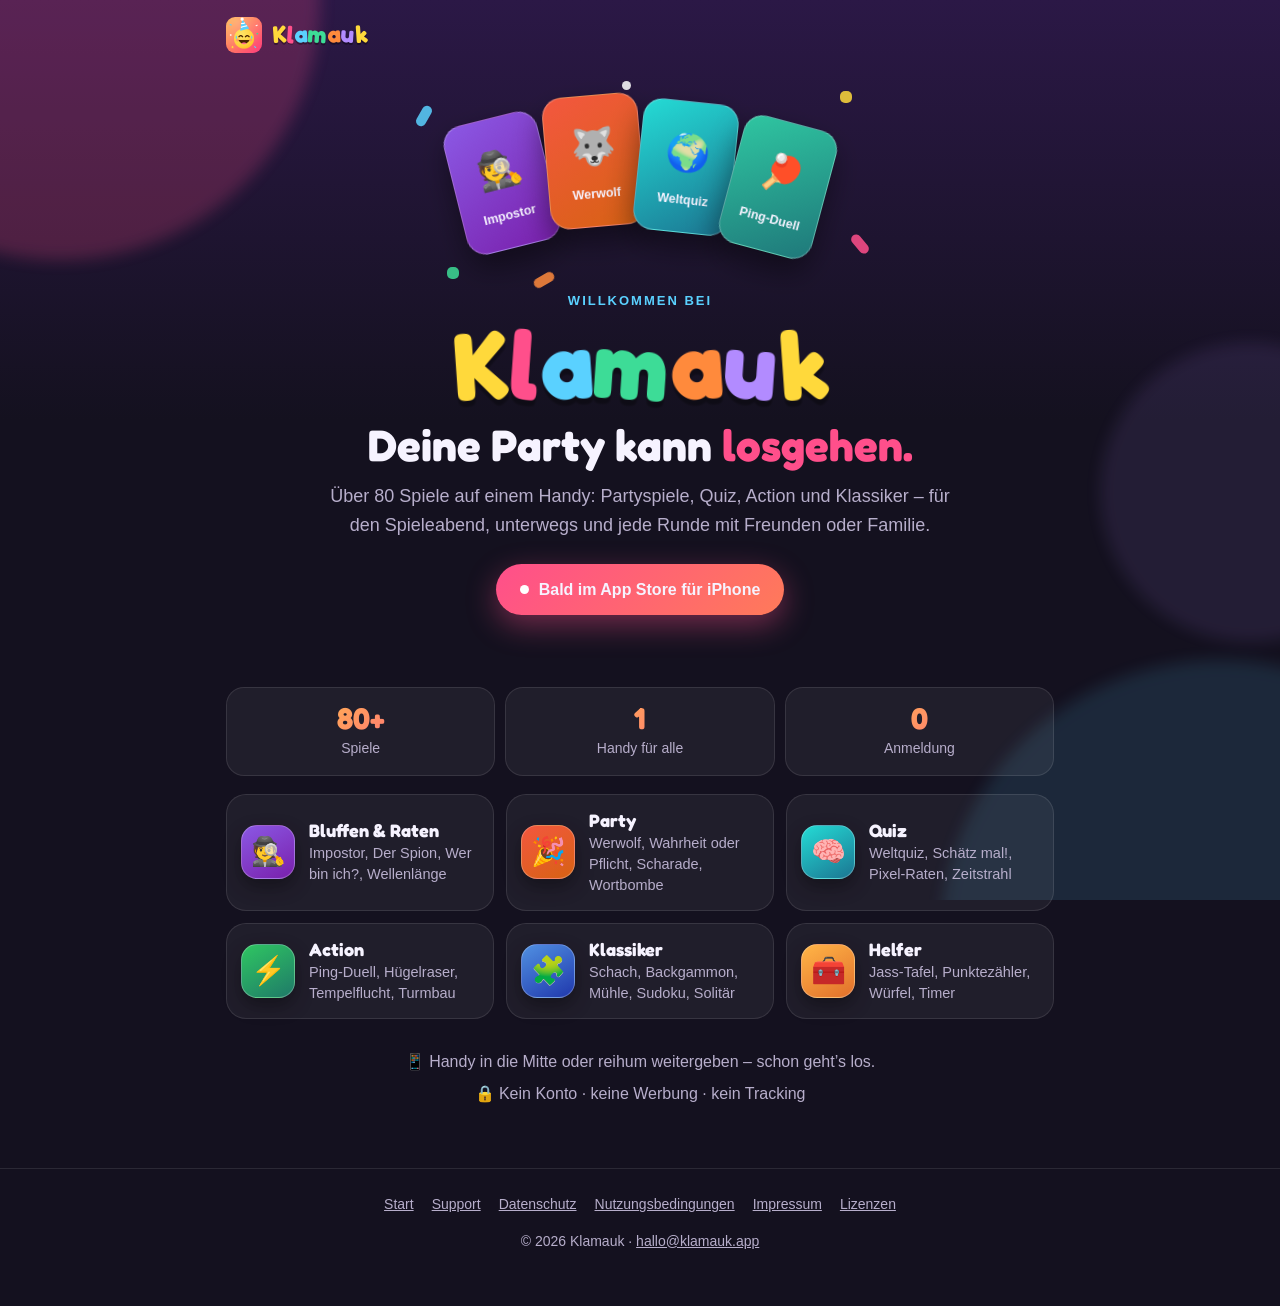
<file: index.html>
<!doctype html>
<html lang="de">
<head>
<meta charset="utf-8">
<meta name="viewport" content="width=device-width, initial-scale=1">
<meta name="theme-color" content="#14111f">
<title>Klamauk – Partyspiele, Quiz &amp; Klassiker</title>
<meta name="description" content="Klamauk: über 80 Partyspiele, Quiz, Action-Spiele und Klassiker auf einem Handy.">
<meta property="og:title" content="Klamauk – Partyspiele, Quiz &amp; Klassiker">
<meta property="og:description" content="Klamauk: über 80 Partyspiele, Quiz, Action-Spiele und Klassiker auf einem Handy.">
<meta property="og:image" content="https://klamauk.app/icon.png">
<link rel="icon" href="/favicon.png">
<link rel="apple-touch-icon" href="/icon.png">
<link rel="stylesheet" href="/style.css?v=4db1775391">
</head>
<body class="home">
<div class="glow" aria-hidden="true"><i class="g1"></i><i class="g2"></i><i class="g3"></i></div>
<header class="top"><a class="brand" href="/"><img src="/icon.png" alt="" width="36" height="36"><span class="wm small" aria-label="Klamauk"><span aria-hidden="true" style="color:#ffd93b;--r:-4deg;--d:0s">K</span><span aria-hidden="true" style="color:#ff4f8b;--r:4deg;--d:0.06s">l</span><span aria-hidden="true" style="color:#5ad1ff;--r:-4deg;--d:0.12s">a</span><span aria-hidden="true" style="color:#3ddc97;--r:4deg;--d:0.18s">m</span><span aria-hidden="true" style="color:#ff8a3c;--r:-4deg;--d:0.24s">a</span><span aria-hidden="true" style="color:#b28bff;--r:4deg;--d:0.3s">u</span><span aria-hidden="true" style="color:#ffd93b;--r:-4deg;--d:0.36s">k</span></span></a></header>
<main>
<section class="hero">
<div class="stage" aria-hidden="true">
<div class="fcard" style="--r:-14deg;--y:22px;--i:0;background:linear-gradient(150deg,#8b58e4,#7920ac)"><span>🕵️</span><b>Impostor</b></div>
<div class="fcard" style="--r:-5deg;--y:0px;--i:1;background:linear-gradient(150deg,#f3573f,#d76213)"><span>🐺</span><b>Werwolf</b></div>
<div class="fcard" style="--r:6deg;--y:6px;--i:2;background:linear-gradient(150deg,#24dbd5,#1b7692)"><span>🌍</span><b>Weltquiz</b></div>
<div class="fcard" style="--r:15deg;--y:26px;--i:3;background:linear-gradient(150deg,#2fc6a1,#1f787a)"><span>🏓</span><b>Ping-Duell</b></div>
<i class="confetti c1"></i><i class="confetti c2"></i><i class="confetti c3"></i><i class="confetti c4"></i><i class="confetti c5"></i><i class="confetti c6"></i>
</div>
<p class="eyebrow">WILLKOMMEN BEI</p>
<h1 class="title"><span class="wm big" aria-label="Klamauk"><span aria-hidden="true" style="color:#ffd93b;--r:-4deg;--d:0s">K</span><span aria-hidden="true" style="color:#ff4f8b;--r:4deg;--d:0.06s">l</span><span aria-hidden="true" style="color:#5ad1ff;--r:-4deg;--d:0.12s">a</span><span aria-hidden="true" style="color:#3ddc97;--r:4deg;--d:0.18s">m</span><span aria-hidden="true" style="color:#ff8a3c;--r:-4deg;--d:0.24s">a</span><span aria-hidden="true" style="color:#b28bff;--r:4deg;--d:0.3s">u</span><span aria-hidden="true" style="color:#ffd93b;--r:-4deg;--d:0.36s">k</span></span></h1>
<p class="headline">Deine Party kann <span class="accent">losgehen.</span></p>
<p class="lead">Über 80 Spiele auf einem Handy: Partyspiele, Quiz, Action und Klassiker – für den Spieleabend, unterwegs und jede Runde mit Freunden oder Familie.</p>
<p class="soon"><span class="pulse"></span>Bald im App Store für iPhone</p>
</section>
<section class="stats reveal">
<div><b>80+</b><span>Spiele</span></div><div><b>1</b><span>Handy für alle</span></div><div><b>0</b><span>Anmeldung</span></div>
</section>
<section class="cards">
<div class="card reveal" style="--i:0"><span class="tile" style="background:linear-gradient(150deg,#8b58e4,#7920ac)">🕵️</span><div><h3>Bluffen & Raten</h3><p>Impostor, Der Spion, Wer bin ich?, Wellenlänge</p></div></div>
<div class="card reveal" style="--i:1"><span class="tile" style="background:linear-gradient(150deg,#f3573f,#d76213)">🎉</span><div><h3>Party</h3><p>Werwolf, Wahrheit oder Pflicht, Scharade, Wortbombe</p></div></div>
<div class="card reveal" style="--i:2"><span class="tile" style="background:linear-gradient(150deg,#24dbd5,#1b7692)">🧠</span><div><h3>Quiz</h3><p>Weltquiz, Schätz mal!, Pixel-Raten, Zeitstrahl</p></div></div>
<div class="card reveal" style="--i:3"><span class="tile" style="background:linear-gradient(150deg,#2fc662,#1f7a68)">⚡</span><div><h3>Action</h3><p>Ping-Duell, Hügelraser, Tempelflucht, Turmbau</p></div></div>
<div class="card reveal" style="--i:4"><span class="tile" style="background:linear-gradient(150deg,#5090e2,#2038ac)">🧩</span><div><h3>Klassiker</h3><p>Schach, Backgammon, Mühle, Sudoku, Solitär</p></div></div>
<div class="card reveal" style="--i:5"><span class="tile" style="background:linear-gradient(150deg,#ffb547,#e2702b)">🧰</span><div><h3>Helfer</h3><p>Jass-Tafel, Punktezähler, Würfel, Timer</p></div></div>
</section>
<section class="facts reveal"><p>📱 Handy in die Mitte oder reihum weitergeben – schon geht’s los.</p><p>🔒 Kein Konto · keine Werbung · kein Tracking</p></section>
</main>
<footer>
<nav><a href="/">Start</a><a href="/support/">Support</a><a href="/datenschutz/">Datenschutz</a><a href="/nutzungsbedingungen/">Nutzungsbedingungen</a><a href="/impressum/">Impressum</a><a href="/lizenzen/">Lizenzen</a></nav>
<p>© 2026 Klamauk · <a href="mailto:hallo@klamauk.app">hallo@klamauk.app</a></p>
</footer>
<script>
document.documentElement.classList.add('js');
const io = new IntersectionObserver((es) => es.forEach((e) => { if (e.isIntersecting) { e.target.classList.add('in'); io.unobserve(e.target); } }), { threshold: 0.12 });
document.querySelectorAll('.reveal').forEach((el) => io.observe(el));
</script>
</body>
</html>
</file>
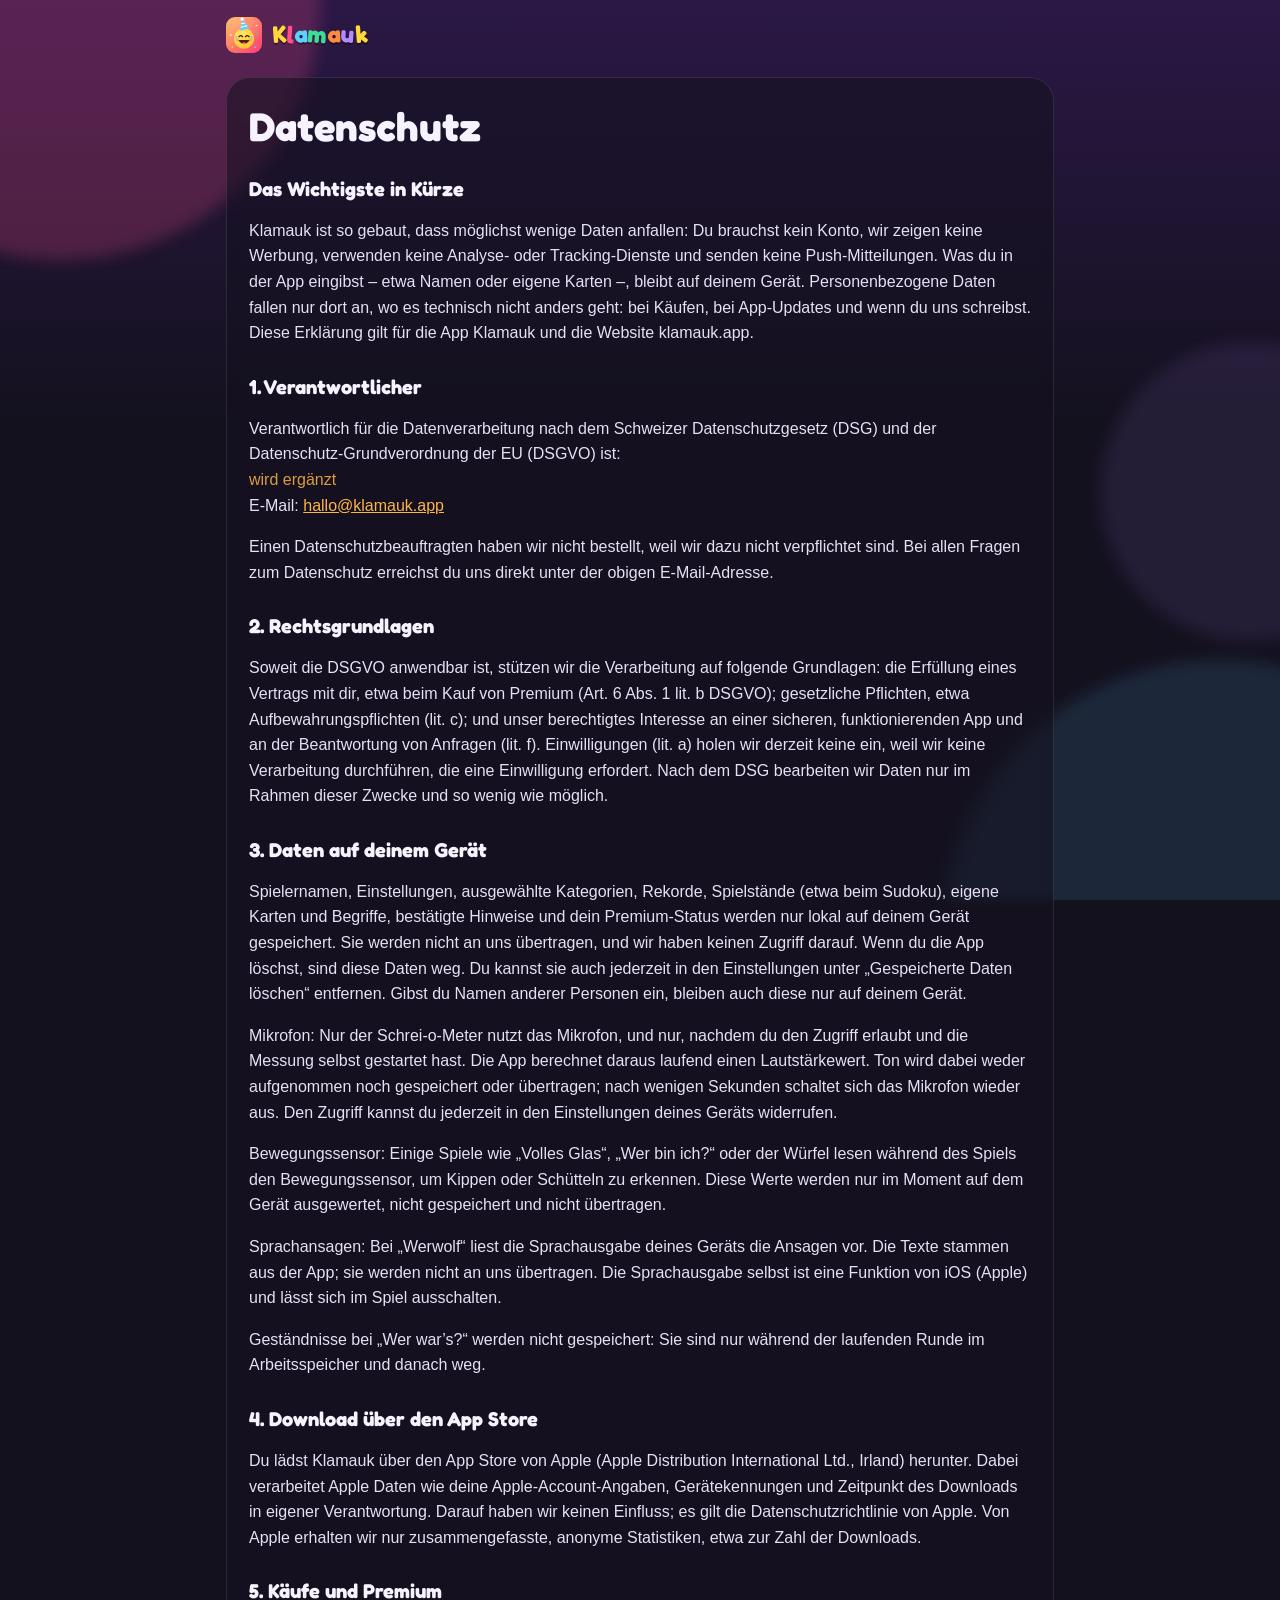
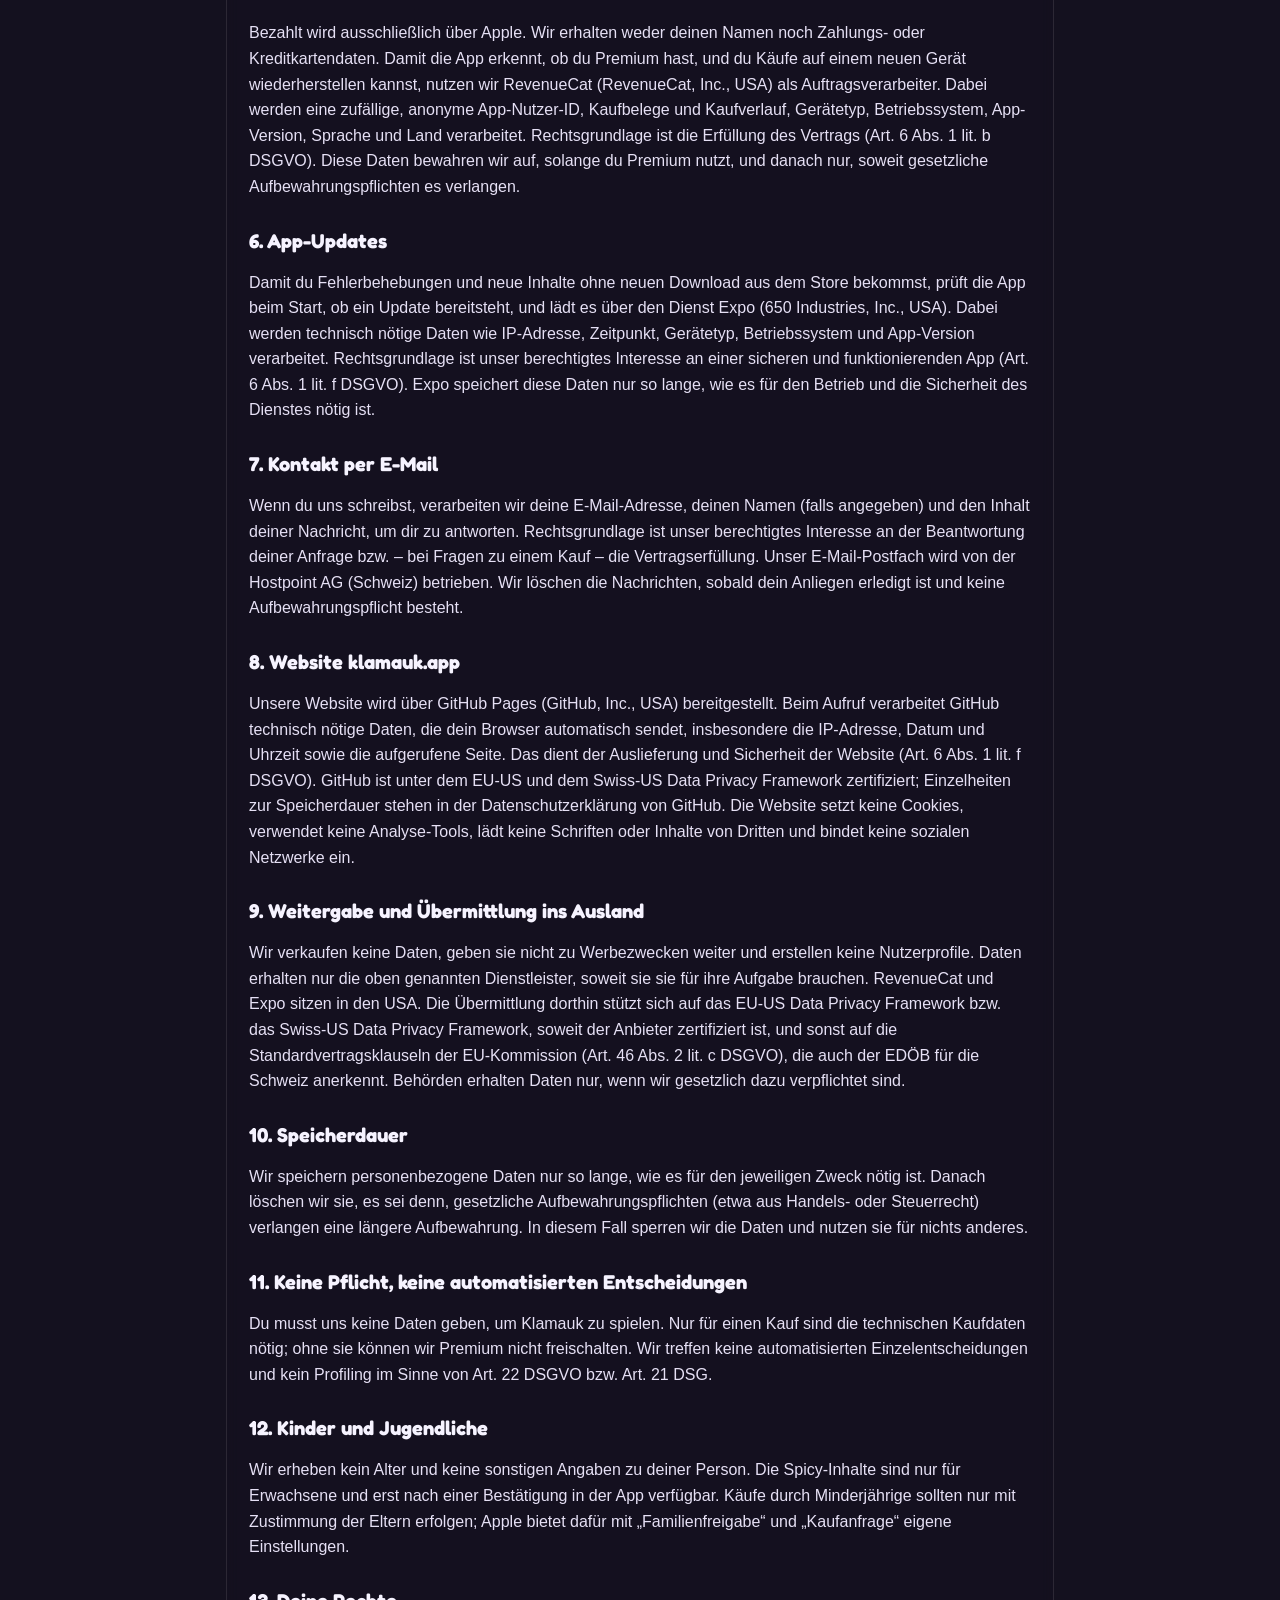
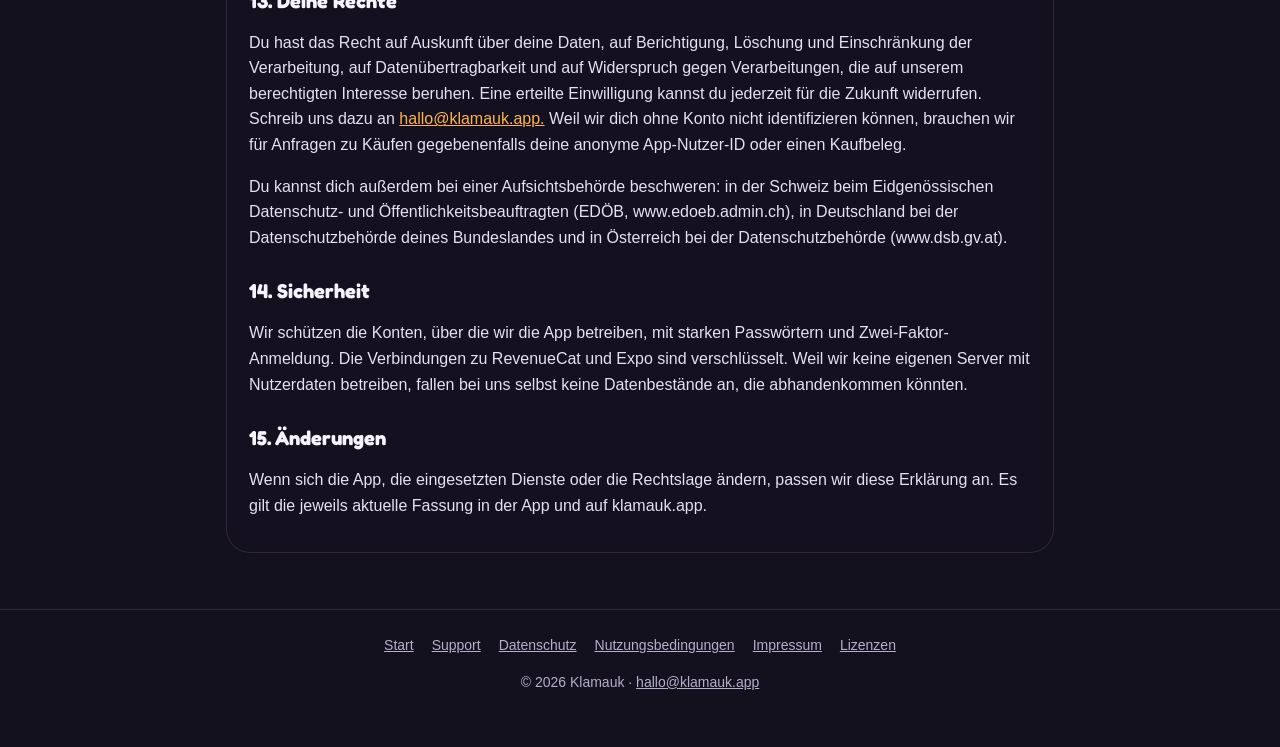
<file: datenschutz/index.html>
<!doctype html>
<html lang="de">
<head>
<meta charset="utf-8">
<meta name="viewport" content="width=device-width, initial-scale=1">
<meta name="theme-color" content="#14111f">
<title>Datenschutz – Klamauk</title>
<meta name="description" content="Datenschutz der App Klamauk.">
<meta property="og:title" content="Datenschutz – Klamauk">
<meta property="og:description" content="Datenschutz der App Klamauk.">
<meta property="og:image" content="https://klamauk.app/icon.png">
<link rel="icon" href="/favicon.png">
<link rel="apple-touch-icon" href="/icon.png">
<link rel="stylesheet" href="/style.css?v=4db1775391">
</head>
<body class="sub">
<div class="glow" aria-hidden="true"><i class="g1"></i><i class="g2"></i><i class="g3"></i></div>
<header class="top"><a class="brand" href="/"><img src="/icon.png" alt="" width="36" height="36"><span class="wm small" aria-label="Klamauk"><span aria-hidden="true" style="color:#ffd93b;--r:-4deg;--d:0s">K</span><span aria-hidden="true" style="color:#ff4f8b;--r:4deg;--d:0.06s">l</span><span aria-hidden="true" style="color:#5ad1ff;--r:-4deg;--d:0.12s">a</span><span aria-hidden="true" style="color:#3ddc97;--r:4deg;--d:0.18s">m</span><span aria-hidden="true" style="color:#ff8a3c;--r:-4deg;--d:0.24s">a</span><span aria-hidden="true" style="color:#b28bff;--r:4deg;--d:0.3s">u</span><span aria-hidden="true" style="color:#ffd93b;--r:-4deg;--d:0.36s">k</span></span></a></header>
<main>
<article class="doc"><h1>Datenschutz</h1>
<section><h2>Das Wichtigste in Kürze</h2>
<p>Klamauk ist so gebaut, dass möglichst wenige Daten anfallen: Du brauchst kein Konto, wir zeigen keine Werbung, verwenden keine Analyse- oder Tracking-Dienste und senden keine Push-Mitteilungen. Was du in der App eingibst – etwa Namen oder eigene Karten –, bleibt auf deinem Gerät. Personenbezogene Daten fallen nur dort an, wo es technisch nicht anders geht: bei Käufen, bei App-Updates und wenn du uns schreibst. Diese Erklärung gilt für die App Klamauk und die Website klamauk.app.</p></section>
<section><h2>1. Verantwortlicher</h2>
<p>Verantwortlich für die Datenverarbeitung nach dem Schweizer Datenschutzgesetz (DSG) und der Datenschutz-Grundverordnung der EU (DSGVO) ist:<br><em class="todo">wird ergänzt</em><br>E-Mail: <a href="mailto:hallo@klamauk.app">hallo@klamauk.app</a></p>
<p>Einen Datenschutzbeauftragten haben wir nicht bestellt, weil wir dazu nicht verpflichtet sind. Bei allen Fragen zum Datenschutz erreichst du uns direkt unter der obigen E-Mail-Adresse.</p></section>
<section><h2>2. Rechtsgrundlagen</h2>
<p>Soweit die DSGVO anwendbar ist, stützen wir die Verarbeitung auf folgende Grundlagen: die Erfüllung eines Vertrags mit dir, etwa beim Kauf von Premium (Art. 6 Abs. 1 lit. b DSGVO); gesetzliche Pflichten, etwa Aufbewahrungspflichten (lit. c); und unser berechtigtes Interesse an einer sicheren, funktionierenden App und an der Beantwortung von Anfragen (lit. f). Einwilligungen (lit. a) holen wir derzeit keine ein, weil wir keine Verarbeitung durchführen, die eine Einwilligung erfordert. Nach dem DSG bearbeiten wir Daten nur im Rahmen dieser Zwecke und so wenig wie möglich.</p></section>
<section><h2>3. Daten auf deinem Gerät</h2>
<p>Spielernamen, Einstellungen, ausgewählte Kategorien, Rekorde, Spielstände (etwa beim Sudoku), eigene Karten und Begriffe, bestätigte Hinweise und dein Premium-Status werden nur lokal auf deinem Gerät gespeichert. Sie werden nicht an uns übertragen, und wir haben keinen Zugriff darauf. Wenn du die App löschst, sind diese Daten weg. Du kannst sie auch jederzeit in den Einstellungen unter „Gespeicherte Daten löschen“ entfernen. Gibst du Namen anderer Personen ein, bleiben auch diese nur auf deinem Gerät.</p>
<p>Mikrofon: Nur der Schrei-o-Meter nutzt das Mikrofon, und nur, nachdem du den Zugriff erlaubt und die Messung selbst gestartet hast. Die App berechnet daraus laufend einen Lautstärkewert. Ton wird dabei weder aufgenommen noch gespeichert oder übertragen; nach wenigen Sekunden schaltet sich das Mikrofon wieder aus. Den Zugriff kannst du jederzeit in den Einstellungen deines Geräts widerrufen.</p>
<p>Bewegungssensor: Einige Spiele wie „Volles Glas“, „Wer bin ich?“ oder der Würfel lesen während des Spiels den Bewegungssensor, um Kippen oder Schütteln zu erkennen. Diese Werte werden nur im Moment auf dem Gerät ausgewertet, nicht gespeichert und nicht übertragen.</p>
<p>Sprachansagen: Bei „Werwolf“ liest die Sprachausgabe deines Geräts die Ansagen vor. Die Texte stammen aus der App; sie werden nicht an uns übertragen. Die Sprachausgabe selbst ist eine Funktion von iOS (Apple) und lässt sich im Spiel ausschalten.</p>
<p>Geständnisse bei „Wer war’s?“ werden nicht gespeichert: Sie sind nur während der laufenden Runde im Arbeitsspeicher und danach weg.</p></section>
<section><h2>4. Download über den App Store</h2>
<p>Du lädst Klamauk über den App Store von Apple (Apple Distribution International Ltd., Irland) herunter. Dabei verarbeitet Apple Daten wie deine Apple-Account-Angaben, Gerätekennungen und Zeitpunkt des Downloads in eigener Verantwortung. Darauf haben wir keinen Einfluss; es gilt die Datenschutzrichtlinie von Apple. Von Apple erhalten wir nur zusammengefasste, anonyme Statistiken, etwa zur Zahl der Downloads.</p></section>
<section><h2>5. Käufe und Premium</h2>
<p>Bezahlt wird ausschließlich über Apple. Wir erhalten weder deinen Namen noch Zahlungs- oder Kreditkartendaten. Damit die App erkennt, ob du Premium hast, und du Käufe auf einem neuen Gerät wiederherstellen kannst, nutzen wir RevenueCat (RevenueCat, Inc., USA) als Auftragsverarbeiter. Dabei werden eine zufällige, anonyme App-Nutzer-ID, Kaufbelege und Kaufverlauf, Gerätetyp, Betriebssystem, App-Version, Sprache und Land verarbeitet. Rechtsgrundlage ist die Erfüllung des Vertrags (Art. 6 Abs. 1 lit. b DSGVO). Diese Daten bewahren wir auf, solange du Premium nutzt, und danach nur, soweit gesetzliche Aufbewahrungspflichten es verlangen.</p></section>
<section><h2>6. App-Updates</h2>
<p>Damit du Fehlerbehebungen und neue Inhalte ohne neuen Download aus dem Store bekommst, prüft die App beim Start, ob ein Update bereitsteht, und lädt es über den Dienst Expo (650 Industries, Inc., USA). Dabei werden technisch nötige Daten wie IP-Adresse, Zeitpunkt, Gerätetyp, Betriebssystem und App-Version verarbeitet. Rechtsgrundlage ist unser berechtigtes Interesse an einer sicheren und funktionierenden App (Art. 6 Abs. 1 lit. f DSGVO). Expo speichert diese Daten nur so lange, wie es für den Betrieb und die Sicherheit des Dienstes nötig ist.</p></section>
<section><h2>7. Kontakt per E-Mail</h2>
<p>Wenn du uns schreibst, verarbeiten wir deine E-Mail-Adresse, deinen Namen (falls angegeben) und den Inhalt deiner Nachricht, um dir zu antworten. Rechtsgrundlage ist unser berechtigtes Interesse an der Beantwortung deiner Anfrage bzw. – bei Fragen zu einem Kauf – die Vertragserfüllung. Unser E-Mail-Postfach wird von der Hostpoint AG (Schweiz) betrieben. Wir löschen die Nachrichten, sobald dein Anliegen erledigt ist und keine Aufbewahrungspflicht besteht.</p></section>
<section><h2>8. Website klamauk.app</h2>
<p>Unsere Website wird über GitHub Pages (GitHub, Inc., USA) bereitgestellt. Beim Aufruf verarbeitet GitHub technisch nötige Daten, die dein Browser automatisch sendet, insbesondere die IP-Adresse, Datum und Uhrzeit sowie die aufgerufene Seite. Das dient der Auslieferung und Sicherheit der Website (Art. 6 Abs. 1 lit. f DSGVO). GitHub ist unter dem EU-US und dem Swiss-US Data Privacy Framework zertifiziert; Einzelheiten zur Speicherdauer stehen in der Datenschutzerklärung von GitHub. Die Website setzt keine Cookies, verwendet keine Analyse-Tools, lädt keine Schriften oder Inhalte von Dritten und bindet keine sozialen Netzwerke ein.</p></section>
<section><h2>9. Weitergabe und Übermittlung ins Ausland</h2>
<p>Wir verkaufen keine Daten, geben sie nicht zu Werbezwecken weiter und erstellen keine Nutzerprofile. Daten erhalten nur die oben genannten Dienstleister, soweit sie sie für ihre Aufgabe brauchen. RevenueCat und Expo sitzen in den USA. Die Übermittlung dorthin stützt sich auf das EU-US Data Privacy Framework bzw. das Swiss-US Data Privacy Framework, soweit der Anbieter zertifiziert ist, und sonst auf die Standardvertragsklauseln der EU-Kommission (Art. 46 Abs. 2 lit. c DSGVO), die auch der EDÖB für die Schweiz anerkennt. Behörden erhalten Daten nur, wenn wir gesetzlich dazu verpflichtet sind.</p></section>
<section><h2>10. Speicherdauer</h2>
<p>Wir speichern personenbezogene Daten nur so lange, wie es für den jeweiligen Zweck nötig ist. Danach löschen wir sie, es sei denn, gesetzliche Aufbewahrungspflichten (etwa aus Handels- oder Steuerrecht) verlangen eine längere Aufbewahrung. In diesem Fall sperren wir die Daten und nutzen sie für nichts anderes.</p></section>
<section><h2>11. Keine Pflicht, keine automatisierten Entscheidungen</h2>
<p>Du musst uns keine Daten geben, um Klamauk zu spielen. Nur für einen Kauf sind die technischen Kaufdaten nötig; ohne sie können wir Premium nicht freischalten. Wir treffen keine automatisierten Einzelentscheidungen und kein Profiling im Sinne von Art. 22 DSGVO bzw. Art. 21 DSG.</p></section>
<section><h2>12. Kinder und Jugendliche</h2>
<p>Wir erheben kein Alter und keine sonstigen Angaben zu deiner Person. Die Spicy-Inhalte sind nur für Erwachsene und erst nach einer Bestätigung in der App verfügbar. Käufe durch Minderjährige sollten nur mit Zustimmung der Eltern erfolgen; Apple bietet dafür mit „Familienfreigabe“ und „Kaufanfrage“ eigene Einstellungen.</p></section>
<section><h2>13. Deine Rechte</h2>
<p>Du hast das Recht auf Auskunft über deine Daten, auf Berichtigung, Löschung und Einschränkung der Verarbeitung, auf Datenübertragbarkeit und auf Widerspruch gegen Verarbeitungen, die auf unserem berechtigten Interesse beruhen. Eine erteilte Einwilligung kannst du jederzeit für die Zukunft widerrufen. Schreib uns dazu an <a href="mailto:hallo@klamauk.app.">hallo@klamauk.app.</a> Weil wir dich ohne Konto nicht identifizieren können, brauchen wir für Anfragen zu Käufen gegebenenfalls deine anonyme App-Nutzer-ID oder einen Kaufbeleg.</p>
<p>Du kannst dich außerdem bei einer Aufsichtsbehörde beschweren: in der Schweiz beim Eidgenössischen Datenschutz- und Öffentlichkeitsbeauftragten (EDÖB, www.edoeb.admin.ch), in Deutschland bei der Datenschutzbehörde deines Bundeslandes und in Österreich bei der Datenschutzbehörde (www.dsb.gv.at).</p></section>
<section><h2>14. Sicherheit</h2>
<p>Wir schützen die Konten, über die wir die App betreiben, mit starken Passwörtern und Zwei-Faktor-Anmeldung. Die Verbindungen zu RevenueCat und Expo sind verschlüsselt. Weil wir keine eigenen Server mit Nutzerdaten betreiben, fallen bei uns selbst keine Datenbestände an, die abhandenkommen könnten.</p></section>
<section><h2>15. Änderungen</h2>
<p>Wenn sich die App, die eingesetzten Dienste oder die Rechtslage ändern, passen wir diese Erklärung an. Es gilt die jeweils aktuelle Fassung in der App und auf klamauk.app.</p></section></article>
</main>
<footer>
<nav><a href="/">Start</a><a href="/support/">Support</a><a href="/datenschutz/">Datenschutz</a><a href="/nutzungsbedingungen/">Nutzungsbedingungen</a><a href="/impressum/">Impressum</a><a href="/lizenzen/">Lizenzen</a></nav>
<p>© 2026 Klamauk · <a href="mailto:hallo@klamauk.app">hallo@klamauk.app</a></p>
</footer>
<script>
document.documentElement.classList.add('js');
const io = new IntersectionObserver((es) => es.forEach((e) => { if (e.isIntersecting) { e.target.classList.add('in'); io.unobserve(e.target); } }), { threshold: 0.12 });
document.querySelectorAll('.reveal').forEach((el) => io.observe(el));
</script>
</body>
</html>
</file>
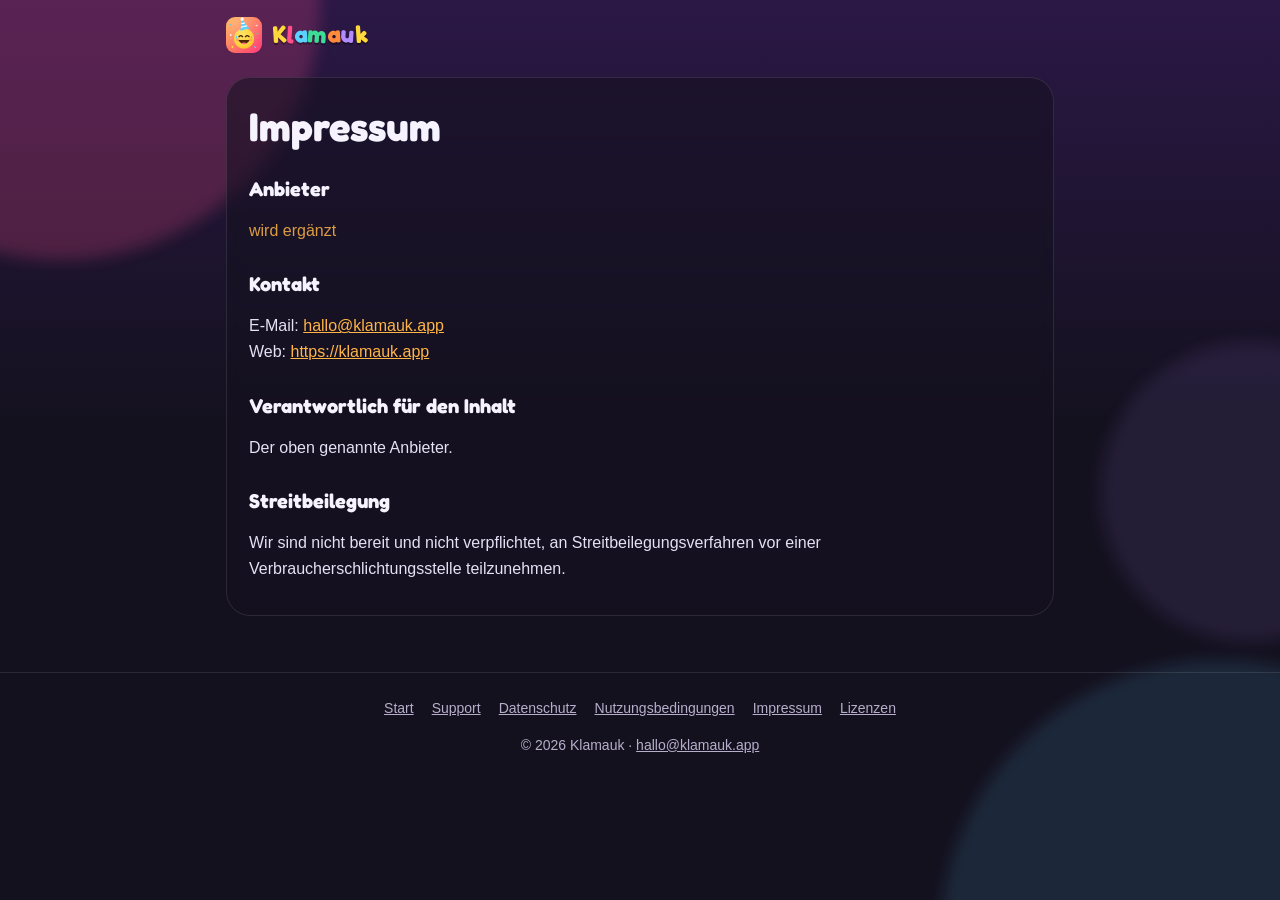
<file: impressum/index.html>
<!doctype html>
<html lang="de">
<head>
<meta charset="utf-8">
<meta name="viewport" content="width=device-width, initial-scale=1">
<meta name="theme-color" content="#14111f">
<title>Impressum – Klamauk</title>
<meta name="description" content="Impressum der App Klamauk.">
<meta property="og:title" content="Impressum – Klamauk">
<meta property="og:description" content="Impressum der App Klamauk.">
<meta property="og:image" content="https://klamauk.app/icon.png">
<link rel="icon" href="/favicon.png">
<link rel="apple-touch-icon" href="/icon.png">
<link rel="stylesheet" href="/style.css?v=4db1775391">
</head>
<body class="sub">
<div class="glow" aria-hidden="true"><i class="g1"></i><i class="g2"></i><i class="g3"></i></div>
<header class="top"><a class="brand" href="/"><img src="/icon.png" alt="" width="36" height="36"><span class="wm small" aria-label="Klamauk"><span aria-hidden="true" style="color:#ffd93b;--r:-4deg;--d:0s">K</span><span aria-hidden="true" style="color:#ff4f8b;--r:4deg;--d:0.06s">l</span><span aria-hidden="true" style="color:#5ad1ff;--r:-4deg;--d:0.12s">a</span><span aria-hidden="true" style="color:#3ddc97;--r:4deg;--d:0.18s">m</span><span aria-hidden="true" style="color:#ff8a3c;--r:-4deg;--d:0.24s">a</span><span aria-hidden="true" style="color:#b28bff;--r:4deg;--d:0.3s">u</span><span aria-hidden="true" style="color:#ffd93b;--r:-4deg;--d:0.36s">k</span></span></a></header>
<main>
<article class="doc"><h1>Impressum</h1>
<section><h2>Anbieter</h2>
<p><em class="todo">wird ergänzt</em></p></section>
<section><h2>Kontakt</h2>
<p>E-Mail: <a href="mailto:hallo@klamauk.app">hallo@klamauk.app</a><br>Web: <a href="https://klamauk.app">https://klamauk.app</a></p></section>
<section><h2>Verantwortlich für den Inhalt</h2>
<p>Der oben genannte Anbieter.</p></section>
<section><h2>Streitbeilegung</h2>
<p>Wir sind nicht bereit und nicht verpflichtet, an Streitbeilegungsverfahren vor einer Verbraucherschlichtungsstelle teilzunehmen.</p></section></article>
</main>
<footer>
<nav><a href="/">Start</a><a href="/support/">Support</a><a href="/datenschutz/">Datenschutz</a><a href="/nutzungsbedingungen/">Nutzungsbedingungen</a><a href="/impressum/">Impressum</a><a href="/lizenzen/">Lizenzen</a></nav>
<p>© 2026 Klamauk · <a href="mailto:hallo@klamauk.app">hallo@klamauk.app</a></p>
</footer>
<script>
document.documentElement.classList.add('js');
const io = new IntersectionObserver((es) => es.forEach((e) => { if (e.isIntersecting) { e.target.classList.add('in'); io.unobserve(e.target); } }), { threshold: 0.12 });
document.querySelectorAll('.reveal').forEach((el) => io.observe(el));
</script>
</body>
</html>
</file>
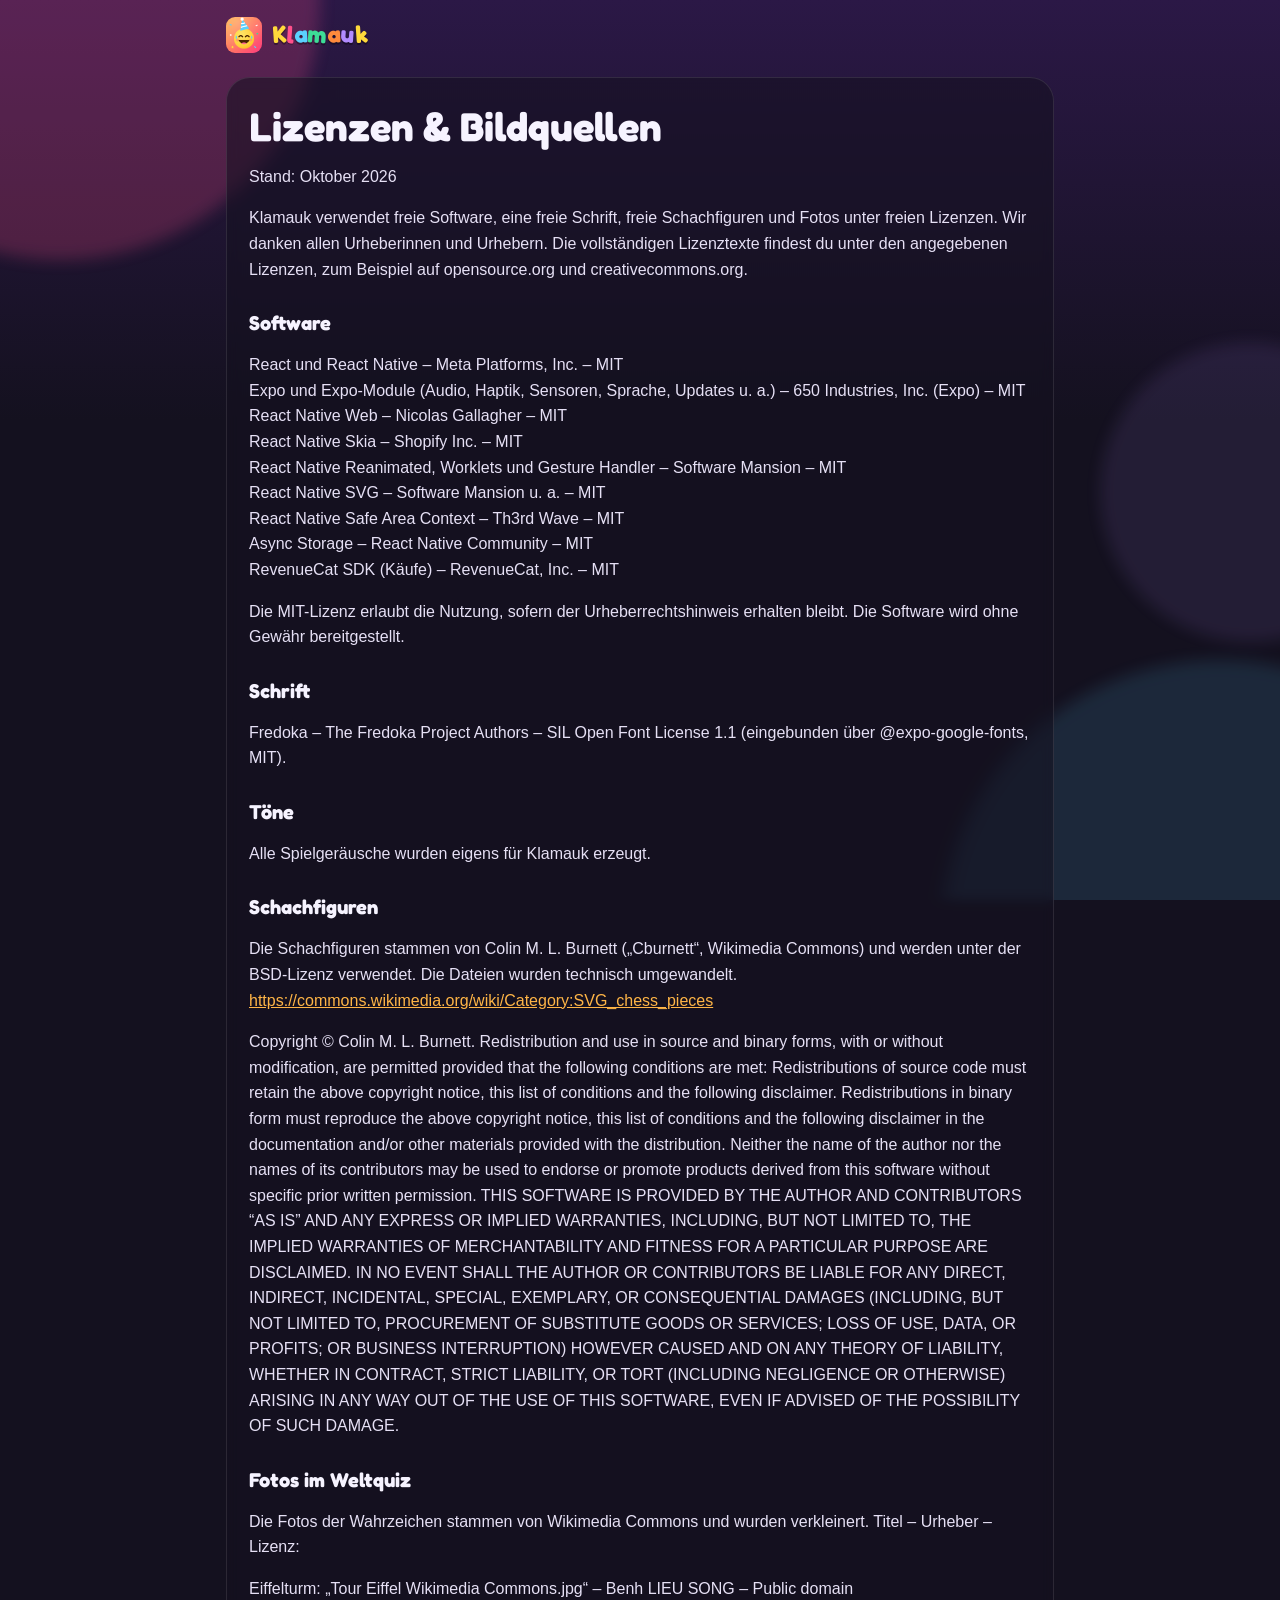
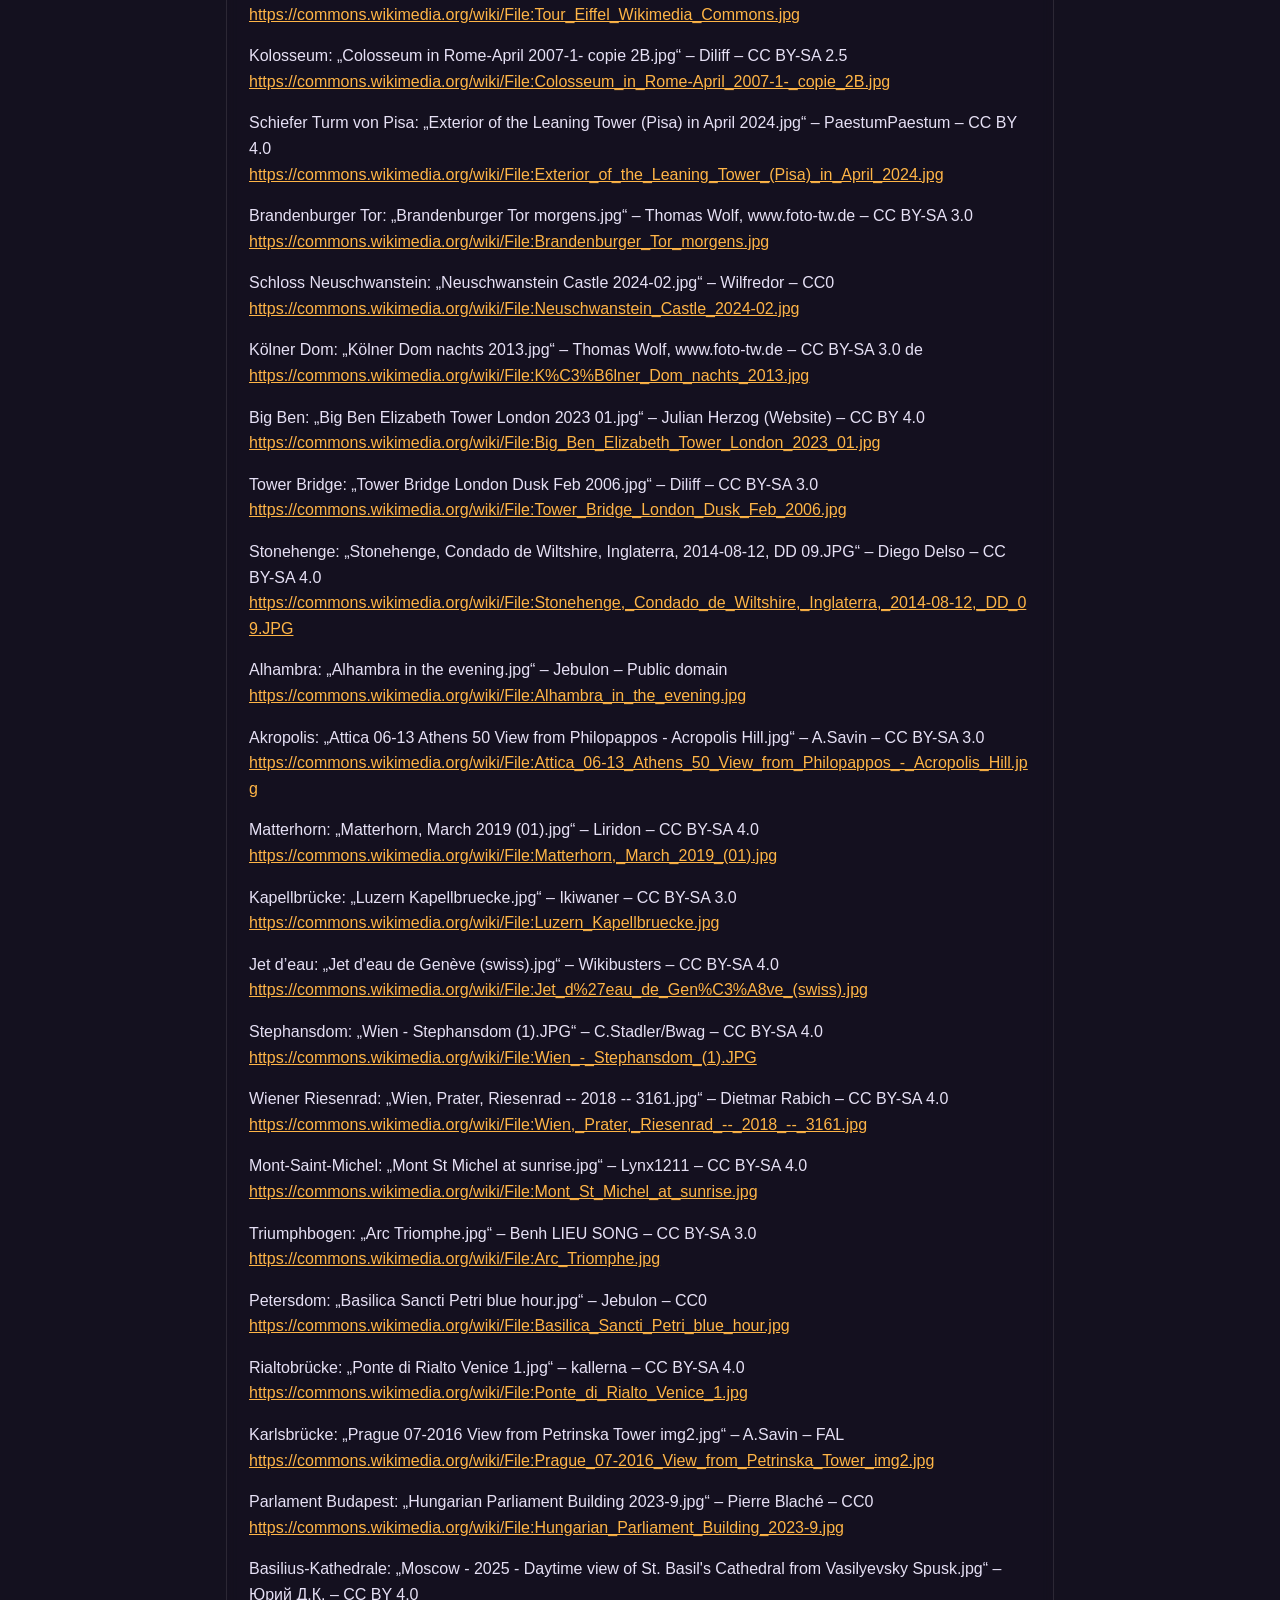
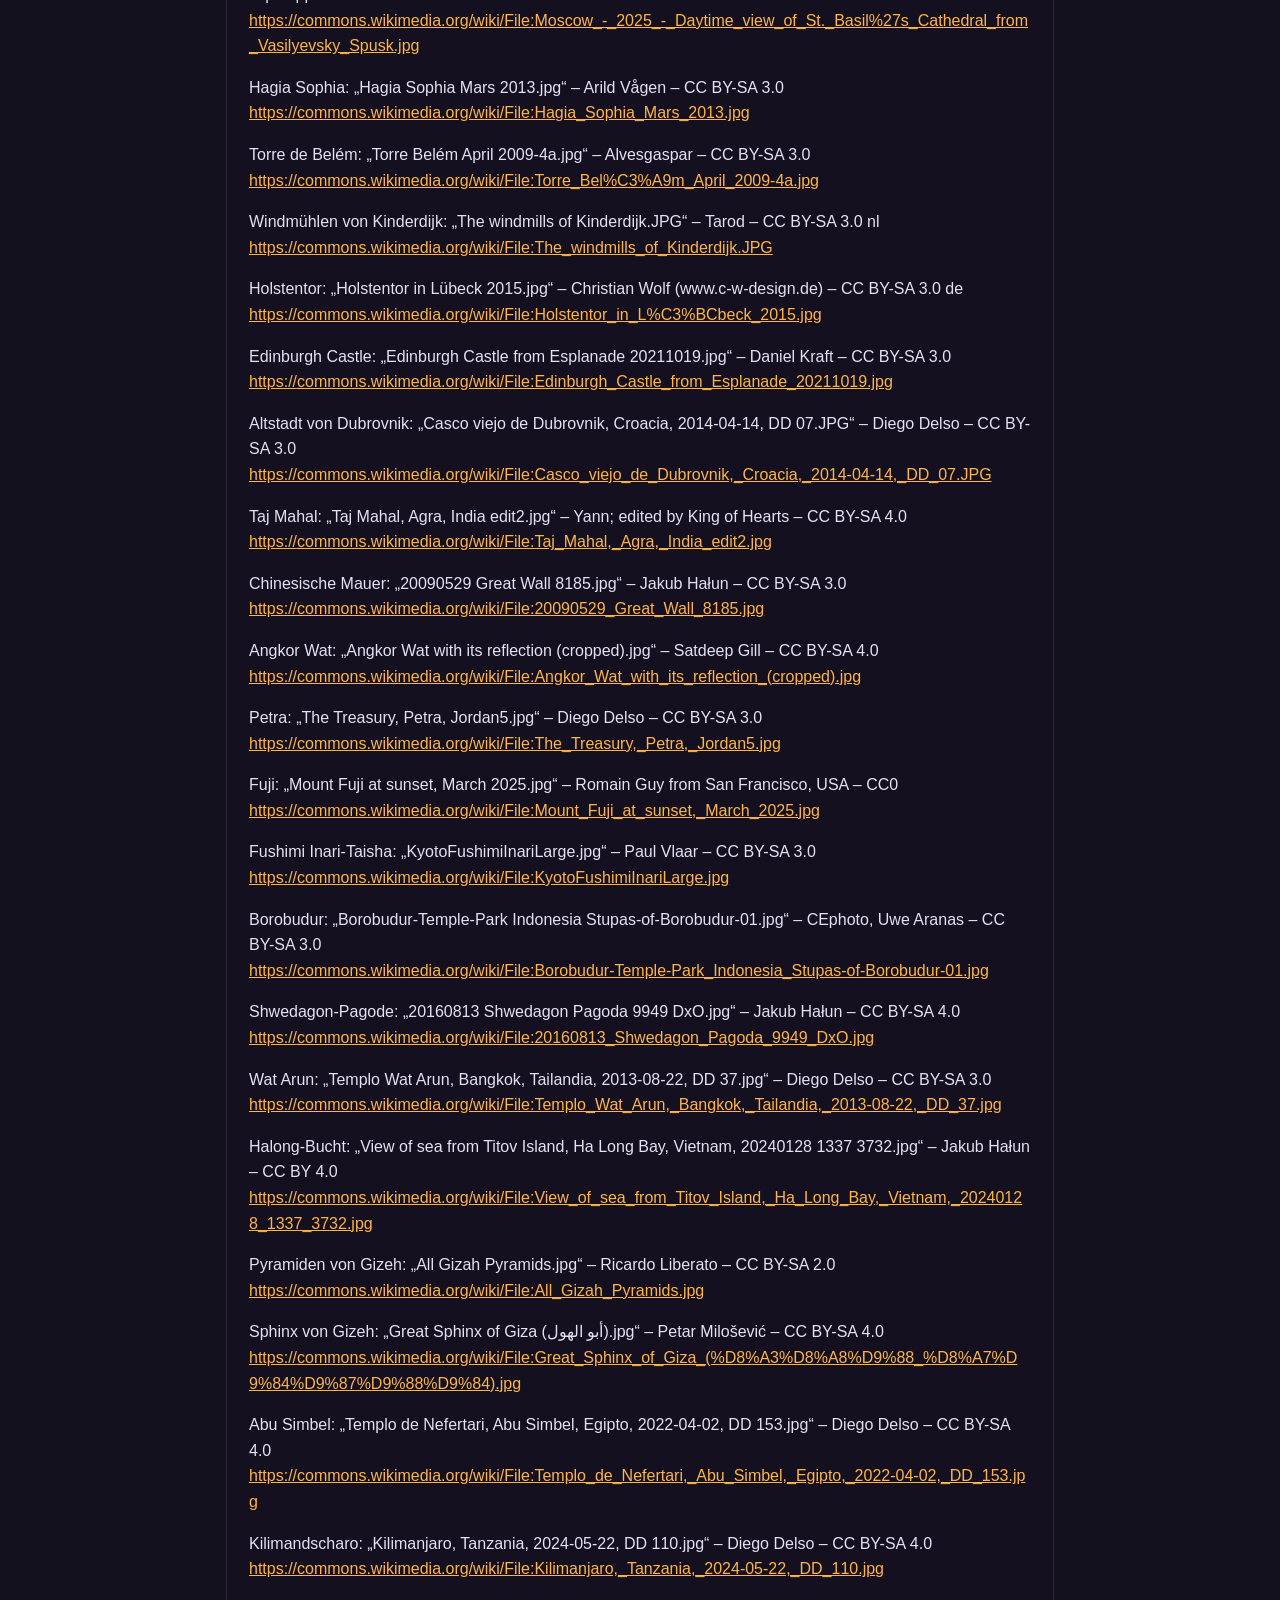
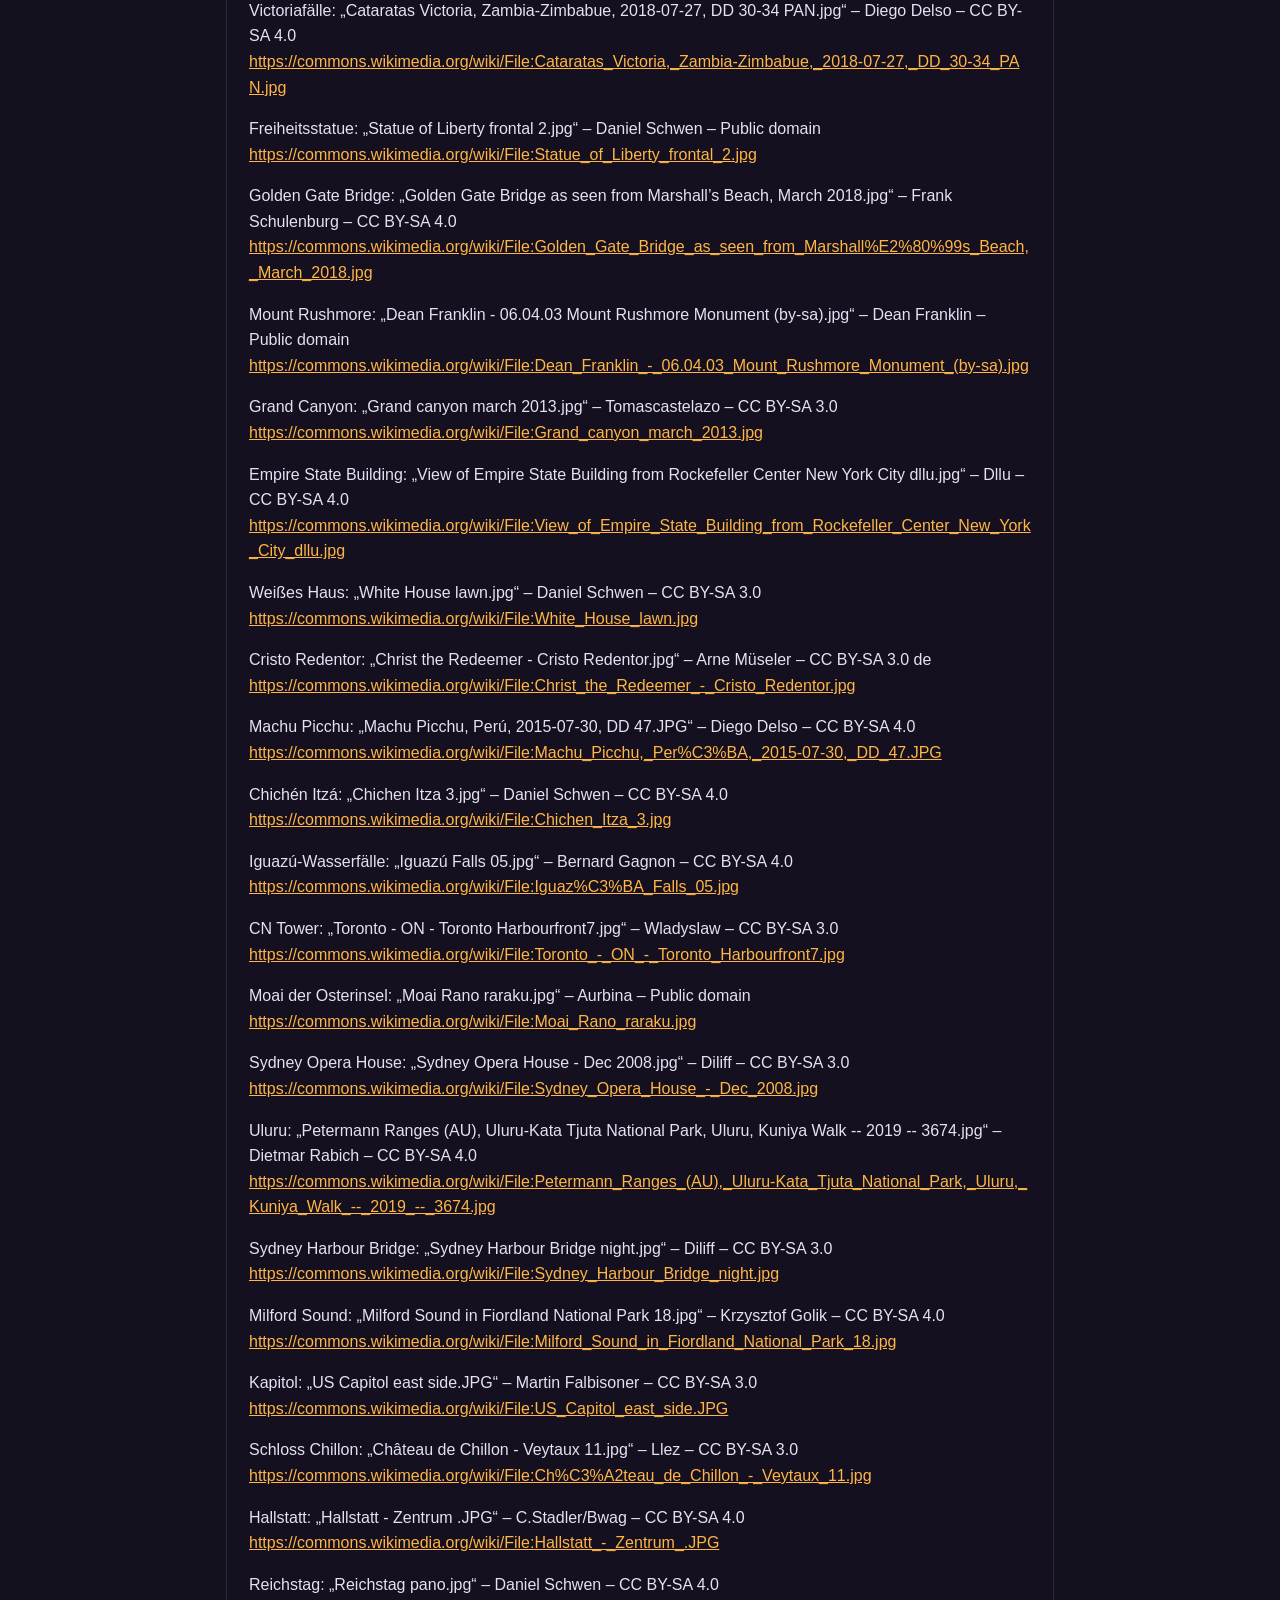
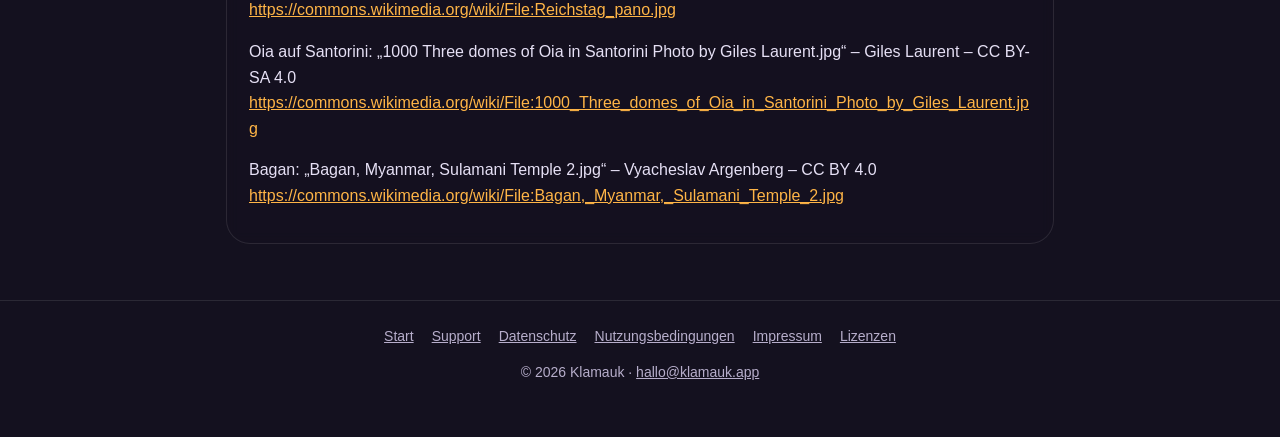
<file: lizenzen/index.html>
<!doctype html>
<html lang="de">
<head>
<meta charset="utf-8">
<meta name="viewport" content="width=device-width, initial-scale=1">
<meta name="theme-color" content="#14111f">
<title>Lizenzen &amp; Bildquellen – Klamauk</title>
<meta name="description" content="Lizenzen &amp; Bildquellen der App Klamauk.">
<meta property="og:title" content="Lizenzen &amp; Bildquellen – Klamauk">
<meta property="og:description" content="Lizenzen &amp; Bildquellen der App Klamauk.">
<meta property="og:image" content="https://klamauk.app/icon.png">
<link rel="icon" href="/favicon.png">
<link rel="apple-touch-icon" href="/icon.png">
<link rel="stylesheet" href="/style.css?v=4db1775391">
</head>
<body class="sub">
<div class="glow" aria-hidden="true"><i class="g1"></i><i class="g2"></i><i class="g3"></i></div>
<header class="top"><a class="brand" href="/"><img src="/icon.png" alt="" width="36" height="36"><span class="wm small" aria-label="Klamauk"><span aria-hidden="true" style="color:#ffd93b;--r:-4deg;--d:0s">K</span><span aria-hidden="true" style="color:#ff4f8b;--r:4deg;--d:0.06s">l</span><span aria-hidden="true" style="color:#5ad1ff;--r:-4deg;--d:0.12s">a</span><span aria-hidden="true" style="color:#3ddc97;--r:4deg;--d:0.18s">m</span><span aria-hidden="true" style="color:#ff8a3c;--r:-4deg;--d:0.24s">a</span><span aria-hidden="true" style="color:#b28bff;--r:4deg;--d:0.3s">u</span><span aria-hidden="true" style="color:#ffd93b;--r:-4deg;--d:0.36s">k</span></span></a></header>
<main>
<article class="doc"><h1>Lizenzen &amp; Bildquellen</h1><p class="muted">Stand: Oktober 2026</p>
<section>
<p>Klamauk verwendet freie Software, eine freie Schrift, freie Schachfiguren und Fotos unter freien Lizenzen. Wir danken allen Urheberinnen und Urhebern. Die vollständigen Lizenztexte findest du unter den angegebenen Lizenzen, zum Beispiel auf opensource.org und creativecommons.org.</p></section>
<section><h2>Software</h2>
<p>React und React Native – Meta Platforms, Inc. – MIT<br>Expo und Expo-Module (Audio, Haptik, Sensoren, Sprache, Updates u. a.) – 650 Industries, Inc. (Expo) – MIT<br>React Native Web – Nicolas Gallagher – MIT<br>React Native Skia – Shopify Inc. – MIT<br>React Native Reanimated, Worklets und Gesture Handler – Software Mansion – MIT<br>React Native SVG – Software Mansion u. a. – MIT<br>React Native Safe Area Context – Th3rd Wave – MIT<br>Async Storage – React Native Community – MIT<br>RevenueCat SDK (Käufe) – RevenueCat, Inc. – MIT</p>
<p>Die MIT-Lizenz erlaubt die Nutzung, sofern der Urheberrechtshinweis erhalten bleibt. Die Software wird ohne Gewähr bereitgestellt.</p></section>
<section><h2>Schrift</h2>
<p>Fredoka – The Fredoka Project Authors – SIL Open Font License 1.1 (eingebunden über @expo-google-fonts, MIT).</p></section>
<section><h2>Töne</h2>
<p>Alle Spielgeräusche wurden eigens für Klamauk erzeugt.</p></section>
<section><h2>Schachfiguren</h2>
<p>Die Schachfiguren stammen von Colin M. L. Burnett („Cburnett“, Wikimedia Commons) und werden unter der BSD-Lizenz verwendet. Die Dateien wurden technisch umgewandelt.<br><a href="https://commons.wikimedia.org/wiki/Category:SVG_chess_pieces">https://commons.wikimedia.org/wiki/Category:SVG_chess_pieces</a></p>
<p>Copyright © Colin M. L. Burnett. Redistribution and use in source and binary forms, with or without modification, are permitted provided that the following conditions are met: Redistributions of source code must retain the above copyright notice, this list of conditions and the following disclaimer. Redistributions in binary form must reproduce the above copyright notice, this list of conditions and the following disclaimer in the documentation and/or other materials provided with the distribution. Neither the name of the author nor the names of its contributors may be used to endorse or promote products derived from this software without specific prior written permission. THIS SOFTWARE IS PROVIDED BY THE AUTHOR AND CONTRIBUTORS “AS IS” AND ANY EXPRESS OR IMPLIED WARRANTIES, INCLUDING, BUT NOT LIMITED TO, THE IMPLIED WARRANTIES OF MERCHANTABILITY AND FITNESS FOR A PARTICULAR PURPOSE ARE DISCLAIMED. IN NO EVENT SHALL THE AUTHOR OR CONTRIBUTORS BE LIABLE FOR ANY DIRECT, INDIRECT, INCIDENTAL, SPECIAL, EXEMPLARY, OR CONSEQUENTIAL DAMAGES (INCLUDING, BUT NOT LIMITED TO, PROCUREMENT OF SUBSTITUTE GOODS OR SERVICES; LOSS OF USE, DATA, OR PROFITS; OR BUSINESS INTERRUPTION) HOWEVER CAUSED AND ON ANY THEORY OF LIABILITY, WHETHER IN CONTRACT, STRICT LIABILITY, OR TORT (INCLUDING NEGLIGENCE OR OTHERWISE) ARISING IN ANY WAY OUT OF THE USE OF THIS SOFTWARE, EVEN IF ADVISED OF THE POSSIBILITY OF SUCH DAMAGE.</p></section>
<section><h2>Fotos im Weltquiz</h2>
<p>Die Fotos der Wahrzeichen stammen von Wikimedia Commons und wurden verkleinert. Titel – Urheber – Lizenz:</p>
<p>Eiffelturm: „Tour Eiffel Wikimedia Commons.jpg“ – Benh LIEU SONG – Public domain<br><a href="https://commons.wikimedia.org/wiki/File:Tour_Eiffel_Wikimedia_Commons.jpg">https://commons.wikimedia.org/wiki/File:Tour_Eiffel_Wikimedia_Commons.jpg</a></p>
<p>Kolosseum: „Colosseum in Rome-April 2007-1- copie 2B.jpg“ – Diliff – CC BY-SA 2.5<br><a href="https://commons.wikimedia.org/wiki/File:Colosseum_in_Rome-April_2007-1-_copie_2B.jpg">https://commons.wikimedia.org/wiki/File:Colosseum_in_Rome-April_2007-1-_copie_2B.jpg</a></p>
<p>Schiefer Turm von Pisa: „Exterior of the Leaning Tower (Pisa) in April 2024.jpg“ – PaestumPaestum – CC BY 4.0<br><a href="https://commons.wikimedia.org/wiki/File:Exterior_of_the_Leaning_Tower_(Pisa)_in_April_2024.jpg">https://commons.wikimedia.org/wiki/File:Exterior_of_the_Leaning_Tower_(Pisa)_in_April_2024.jpg</a></p>
<p>Brandenburger Tor: „Brandenburger Tor morgens.jpg“ – Thomas Wolf, www.foto-tw.de – CC BY-SA 3.0<br><a href="https://commons.wikimedia.org/wiki/File:Brandenburger_Tor_morgens.jpg">https://commons.wikimedia.org/wiki/File:Brandenburger_Tor_morgens.jpg</a></p>
<p>Schloss Neuschwanstein: „Neuschwanstein Castle 2024-02.jpg“ – Wilfredor – CC0<br><a href="https://commons.wikimedia.org/wiki/File:Neuschwanstein_Castle_2024-02.jpg">https://commons.wikimedia.org/wiki/File:Neuschwanstein_Castle_2024-02.jpg</a></p>
<p>Kölner Dom: „Kölner Dom nachts 2013.jpg“ – Thomas Wolf, www.foto-tw.de – CC BY-SA 3.0 de<br><a href="https://commons.wikimedia.org/wiki/File:K%C3%B6lner_Dom_nachts_2013.jpg">https://commons.wikimedia.org/wiki/File:K%C3%B6lner_Dom_nachts_2013.jpg</a></p>
<p>Big Ben: „Big Ben Elizabeth Tower London 2023 01.jpg“ – Julian Herzog (Website) – CC BY 4.0<br><a href="https://commons.wikimedia.org/wiki/File:Big_Ben_Elizabeth_Tower_London_2023_01.jpg">https://commons.wikimedia.org/wiki/File:Big_Ben_Elizabeth_Tower_London_2023_01.jpg</a></p>
<p>Tower Bridge: „Tower Bridge London Dusk Feb 2006.jpg“ – Diliff – CC BY-SA 3.0<br><a href="https://commons.wikimedia.org/wiki/File:Tower_Bridge_London_Dusk_Feb_2006.jpg">https://commons.wikimedia.org/wiki/File:Tower_Bridge_London_Dusk_Feb_2006.jpg</a></p>
<p>Stonehenge: „Stonehenge, Condado de Wiltshire, Inglaterra, 2014-08-12, DD 09.JPG“ – Diego Delso – CC BY-SA 4.0<br><a href="https://commons.wikimedia.org/wiki/File:Stonehenge,_Condado_de_Wiltshire,_Inglaterra,_2014-08-12,_DD_09.JPG">https://commons.wikimedia.org/wiki/File:Stonehenge,_Condado_de_Wiltshire,_Inglaterra,_2014-08-12,_DD_09.JPG</a></p>
<p>Alhambra: „Alhambra in the evening.jpg“ – Jebulon – Public domain<br><a href="https://commons.wikimedia.org/wiki/File:Alhambra_in_the_evening.jpg">https://commons.wikimedia.org/wiki/File:Alhambra_in_the_evening.jpg</a></p>
<p>Akropolis: „Attica 06-13 Athens 50 View from Philopappos - Acropolis Hill.jpg“ – A.Savin – CC BY-SA 3.0<br><a href="https://commons.wikimedia.org/wiki/File:Attica_06-13_Athens_50_View_from_Philopappos_-_Acropolis_Hill.jpg">https://commons.wikimedia.org/wiki/File:Attica_06-13_Athens_50_View_from_Philopappos_-_Acropolis_Hill.jpg</a></p>
<p>Matterhorn: „Matterhorn, March 2019 (01).jpg“ – Liridon – CC BY-SA 4.0<br><a href="https://commons.wikimedia.org/wiki/File:Matterhorn,_March_2019_(01).jpg">https://commons.wikimedia.org/wiki/File:Matterhorn,_March_2019_(01).jpg</a></p>
<p>Kapellbrücke: „Luzern Kapellbruecke.jpg“ – Ikiwaner – CC BY-SA 3.0<br><a href="https://commons.wikimedia.org/wiki/File:Luzern_Kapellbruecke.jpg">https://commons.wikimedia.org/wiki/File:Luzern_Kapellbruecke.jpg</a></p>
<p>Jet d’eau: „Jet d'eau de Genève (swiss).jpg“ – Wikibusters – CC BY-SA 4.0<br><a href="https://commons.wikimedia.org/wiki/File:Jet_d%27eau_de_Gen%C3%A8ve_(swiss).jpg">https://commons.wikimedia.org/wiki/File:Jet_d%27eau_de_Gen%C3%A8ve_(swiss).jpg</a></p>
<p>Stephansdom: „Wien - Stephansdom (1).JPG“ – C.Stadler/Bwag – CC BY-SA 4.0<br><a href="https://commons.wikimedia.org/wiki/File:Wien_-_Stephansdom_(1).JPG">https://commons.wikimedia.org/wiki/File:Wien_-_Stephansdom_(1).JPG</a></p>
<p>Wiener Riesenrad: „Wien, Prater, Riesenrad -- 2018 -- 3161.jpg“ – Dietmar Rabich – CC BY-SA 4.0<br><a href="https://commons.wikimedia.org/wiki/File:Wien,_Prater,_Riesenrad_--_2018_--_3161.jpg">https://commons.wikimedia.org/wiki/File:Wien,_Prater,_Riesenrad_--_2018_--_3161.jpg</a></p>
<p>Mont-Saint-Michel: „Mont St Michel at sunrise.jpg“ – Lynx1211 – CC BY-SA 4.0<br><a href="https://commons.wikimedia.org/wiki/File:Mont_St_Michel_at_sunrise.jpg">https://commons.wikimedia.org/wiki/File:Mont_St_Michel_at_sunrise.jpg</a></p>
<p>Triumphbogen: „Arc Triomphe.jpg“ – Benh LIEU SONG – CC BY-SA 3.0<br><a href="https://commons.wikimedia.org/wiki/File:Arc_Triomphe.jpg">https://commons.wikimedia.org/wiki/File:Arc_Triomphe.jpg</a></p>
<p>Petersdom: „Basilica Sancti Petri blue hour.jpg“ – Jebulon – CC0<br><a href="https://commons.wikimedia.org/wiki/File:Basilica_Sancti_Petri_blue_hour.jpg">https://commons.wikimedia.org/wiki/File:Basilica_Sancti_Petri_blue_hour.jpg</a></p>
<p>Rialtobrücke: „Ponte di Rialto Venice 1.jpg“ – kallerna – CC BY-SA 4.0<br><a href="https://commons.wikimedia.org/wiki/File:Ponte_di_Rialto_Venice_1.jpg">https://commons.wikimedia.org/wiki/File:Ponte_di_Rialto_Venice_1.jpg</a></p>
<p>Karlsbrücke: „Prague 07-2016 View from Petrinska Tower img2.jpg“ – A.Savin – FAL<br><a href="https://commons.wikimedia.org/wiki/File:Prague_07-2016_View_from_Petrinska_Tower_img2.jpg">https://commons.wikimedia.org/wiki/File:Prague_07-2016_View_from_Petrinska_Tower_img2.jpg</a></p>
<p>Parlament Budapest: „Hungarian Parliament Building 2023-9.jpg“ – Pierre Blaché – CC0<br><a href="https://commons.wikimedia.org/wiki/File:Hungarian_Parliament_Building_2023-9.jpg">https://commons.wikimedia.org/wiki/File:Hungarian_Parliament_Building_2023-9.jpg</a></p>
<p>Basilius-Kathedrale: „Moscow - 2025 - Daytime view of St. Basil's Cathedral from Vasilyevsky Spusk.jpg“ – Юрий Д.К. – CC BY 4.0<br><a href="https://commons.wikimedia.org/wiki/File:Moscow_-_2025_-_Daytime_view_of_St._Basil%27s_Cathedral_from_Vasilyevsky_Spusk.jpg">https://commons.wikimedia.org/wiki/File:Moscow_-_2025_-_Daytime_view_of_St._Basil%27s_Cathedral_from_Vasilyevsky_Spusk.jpg</a></p>
<p>Hagia Sophia: „Hagia Sophia Mars 2013.jpg“ – Arild Vågen – CC BY-SA 3.0<br><a href="https://commons.wikimedia.org/wiki/File:Hagia_Sophia_Mars_2013.jpg">https://commons.wikimedia.org/wiki/File:Hagia_Sophia_Mars_2013.jpg</a></p>
<p>Torre de Belém: „Torre Belém April 2009-4a.jpg“ – Alvesgaspar – CC BY-SA 3.0<br><a href="https://commons.wikimedia.org/wiki/File:Torre_Bel%C3%A9m_April_2009-4a.jpg">https://commons.wikimedia.org/wiki/File:Torre_Bel%C3%A9m_April_2009-4a.jpg</a></p>
<p>Windmühlen von Kinderdijk: „The windmills of Kinderdijk.JPG“ – Tarod – CC BY-SA 3.0 nl<br><a href="https://commons.wikimedia.org/wiki/File:The_windmills_of_Kinderdijk.JPG">https://commons.wikimedia.org/wiki/File:The_windmills_of_Kinderdijk.JPG</a></p>
<p>Holstentor: „Holstentor in Lübeck 2015.jpg“ – Christian Wolf (www.c-w-design.de) – CC BY-SA 3.0 de<br><a href="https://commons.wikimedia.org/wiki/File:Holstentor_in_L%C3%BCbeck_2015.jpg">https://commons.wikimedia.org/wiki/File:Holstentor_in_L%C3%BCbeck_2015.jpg</a></p>
<p>Edinburgh Castle: „Edinburgh Castle from Esplanade 20211019.jpg“ – Daniel Kraft – CC BY-SA 3.0<br><a href="https://commons.wikimedia.org/wiki/File:Edinburgh_Castle_from_Esplanade_20211019.jpg">https://commons.wikimedia.org/wiki/File:Edinburgh_Castle_from_Esplanade_20211019.jpg</a></p>
<p>Altstadt von Dubrovnik: „Casco viejo de Dubrovnik, Croacia, 2014-04-14, DD 07.JPG“ – Diego Delso – CC BY-SA 3.0<br><a href="https://commons.wikimedia.org/wiki/File:Casco_viejo_de_Dubrovnik,_Croacia,_2014-04-14,_DD_07.JPG">https://commons.wikimedia.org/wiki/File:Casco_viejo_de_Dubrovnik,_Croacia,_2014-04-14,_DD_07.JPG</a></p>
<p>Taj Mahal: „Taj Mahal, Agra, India edit2.jpg“ – Yann; edited by King of Hearts – CC BY-SA 4.0<br><a href="https://commons.wikimedia.org/wiki/File:Taj_Mahal,_Agra,_India_edit2.jpg">https://commons.wikimedia.org/wiki/File:Taj_Mahal,_Agra,_India_edit2.jpg</a></p>
<p>Chinesische Mauer: „20090529 Great Wall 8185.jpg“ – Jakub Hałun – CC BY-SA 3.0<br><a href="https://commons.wikimedia.org/wiki/File:20090529_Great_Wall_8185.jpg">https://commons.wikimedia.org/wiki/File:20090529_Great_Wall_8185.jpg</a></p>
<p>Angkor Wat: „Angkor Wat with its reflection (cropped).jpg“ – Satdeep Gill – CC BY-SA 4.0<br><a href="https://commons.wikimedia.org/wiki/File:Angkor_Wat_with_its_reflection_(cropped).jpg">https://commons.wikimedia.org/wiki/File:Angkor_Wat_with_its_reflection_(cropped).jpg</a></p>
<p>Petra: „The Treasury, Petra, Jordan5.jpg“ – Diego Delso – CC BY-SA 3.0<br><a href="https://commons.wikimedia.org/wiki/File:The_Treasury,_Petra,_Jordan5.jpg">https://commons.wikimedia.org/wiki/File:The_Treasury,_Petra,_Jordan5.jpg</a></p>
<p>Fuji: „Mount Fuji at sunset, March 2025.jpg“ – Romain Guy from San Francisco, USA – CC0<br><a href="https://commons.wikimedia.org/wiki/File:Mount_Fuji_at_sunset,_March_2025.jpg">https://commons.wikimedia.org/wiki/File:Mount_Fuji_at_sunset,_March_2025.jpg</a></p>
<p>Fushimi Inari-Taisha: „KyotoFushimiInariLarge.jpg“ – Paul Vlaar – CC BY-SA 3.0<br><a href="https://commons.wikimedia.org/wiki/File:KyotoFushimiInariLarge.jpg">https://commons.wikimedia.org/wiki/File:KyotoFushimiInariLarge.jpg</a></p>
<p>Borobudur: „Borobudur-Temple-Park Indonesia Stupas-of-Borobudur-01.jpg“ – CEphoto, Uwe Aranas – CC BY-SA 3.0<br><a href="https://commons.wikimedia.org/wiki/File:Borobudur-Temple-Park_Indonesia_Stupas-of-Borobudur-01.jpg">https://commons.wikimedia.org/wiki/File:Borobudur-Temple-Park_Indonesia_Stupas-of-Borobudur-01.jpg</a></p>
<p>Shwedagon-Pagode: „20160813 Shwedagon Pagoda 9949 DxO.jpg“ – Jakub Hałun – CC BY-SA 4.0<br><a href="https://commons.wikimedia.org/wiki/File:20160813_Shwedagon_Pagoda_9949_DxO.jpg">https://commons.wikimedia.org/wiki/File:20160813_Shwedagon_Pagoda_9949_DxO.jpg</a></p>
<p>Wat Arun: „Templo Wat Arun, Bangkok, Tailandia, 2013-08-22, DD 37.jpg“ – Diego Delso – CC BY-SA 3.0<br><a href="https://commons.wikimedia.org/wiki/File:Templo_Wat_Arun,_Bangkok,_Tailandia,_2013-08-22,_DD_37.jpg">https://commons.wikimedia.org/wiki/File:Templo_Wat_Arun,_Bangkok,_Tailandia,_2013-08-22,_DD_37.jpg</a></p>
<p>Halong-Bucht: „View of sea from Titov Island, Ha Long Bay, Vietnam, 20240128 1337 3732.jpg“ – Jakub Hałun – CC BY 4.0<br><a href="https://commons.wikimedia.org/wiki/File:View_of_sea_from_Titov_Island,_Ha_Long_Bay,_Vietnam,_20240128_1337_3732.jpg">https://commons.wikimedia.org/wiki/File:View_of_sea_from_Titov_Island,_Ha_Long_Bay,_Vietnam,_20240128_1337_3732.jpg</a></p>
<p>Pyramiden von Gizeh: „All Gizah Pyramids.jpg“ – Ricardo Liberato – CC BY-SA 2.0<br><a href="https://commons.wikimedia.org/wiki/File:All_Gizah_Pyramids.jpg">https://commons.wikimedia.org/wiki/File:All_Gizah_Pyramids.jpg</a></p>
<p>Sphinx von Gizeh: „Great Sphinx of Giza (أبو الهول).jpg“ – Petar Milošević – CC BY-SA 4.0<br><a href="https://commons.wikimedia.org/wiki/File:Great_Sphinx_of_Giza_(%D8%A3%D8%A8%D9%88_%D8%A7%D9%84%D9%87%D9%88%D9%84).jpg">https://commons.wikimedia.org/wiki/File:Great_Sphinx_of_Giza_(%D8%A3%D8%A8%D9%88_%D8%A7%D9%84%D9%87%D9%88%D9%84).jpg</a></p>
<p>Abu Simbel: „Templo de Nefertari, Abu Simbel, Egipto, 2022-04-02, DD 153.jpg“ – Diego Delso – CC BY-SA 4.0<br><a href="https://commons.wikimedia.org/wiki/File:Templo_de_Nefertari,_Abu_Simbel,_Egipto,_2022-04-02,_DD_153.jpg">https://commons.wikimedia.org/wiki/File:Templo_de_Nefertari,_Abu_Simbel,_Egipto,_2022-04-02,_DD_153.jpg</a></p>
<p>Kilimandscharo: „Kilimanjaro, Tanzania, 2024-05-22, DD 110.jpg“ – Diego Delso – CC BY-SA 4.0<br><a href="https://commons.wikimedia.org/wiki/File:Kilimanjaro,_Tanzania,_2024-05-22,_DD_110.jpg">https://commons.wikimedia.org/wiki/File:Kilimanjaro,_Tanzania,_2024-05-22,_DD_110.jpg</a></p>
<p>Victoriafälle: „Cataratas Victoria, Zambia-Zimbabue, 2018-07-27, DD 30-34 PAN.jpg“ – Diego Delso – CC BY-SA 4.0<br><a href="https://commons.wikimedia.org/wiki/File:Cataratas_Victoria,_Zambia-Zimbabue,_2018-07-27,_DD_30-34_PAN.jpg">https://commons.wikimedia.org/wiki/File:Cataratas_Victoria,_Zambia-Zimbabue,_2018-07-27,_DD_30-34_PAN.jpg</a></p>
<p>Freiheitsstatue: „Statue of Liberty frontal 2.jpg“ – Daniel Schwen – Public domain<br><a href="https://commons.wikimedia.org/wiki/File:Statue_of_Liberty_frontal_2.jpg">https://commons.wikimedia.org/wiki/File:Statue_of_Liberty_frontal_2.jpg</a></p>
<p>Golden Gate Bridge: „Golden Gate Bridge as seen from Marshall’s Beach, March 2018.jpg“ – Frank Schulenburg – CC BY-SA 4.0<br><a href="https://commons.wikimedia.org/wiki/File:Golden_Gate_Bridge_as_seen_from_Marshall%E2%80%99s_Beach,_March_2018.jpg">https://commons.wikimedia.org/wiki/File:Golden_Gate_Bridge_as_seen_from_Marshall%E2%80%99s_Beach,_March_2018.jpg</a></p>
<p>Mount Rushmore: „Dean Franklin - 06.04.03 Mount Rushmore Monument (by-sa).jpg“ – Dean Franklin – Public domain<br><a href="https://commons.wikimedia.org/wiki/File:Dean_Franklin_-_06.04.03_Mount_Rushmore_Monument_(by-sa).jpg">https://commons.wikimedia.org/wiki/File:Dean_Franklin_-_06.04.03_Mount_Rushmore_Monument_(by-sa).jpg</a></p>
<p>Grand Canyon: „Grand canyon march 2013.jpg“ – Tomascastelazo – CC BY-SA 3.0<br><a href="https://commons.wikimedia.org/wiki/File:Grand_canyon_march_2013.jpg">https://commons.wikimedia.org/wiki/File:Grand_canyon_march_2013.jpg</a></p>
<p>Empire State Building: „View of Empire State Building from Rockefeller Center New York City dllu.jpg“ – Dllu – CC BY-SA 4.0<br><a href="https://commons.wikimedia.org/wiki/File:View_of_Empire_State_Building_from_Rockefeller_Center_New_York_City_dllu.jpg">https://commons.wikimedia.org/wiki/File:View_of_Empire_State_Building_from_Rockefeller_Center_New_York_City_dllu.jpg</a></p>
<p>Weißes Haus: „White House lawn.jpg“ – Daniel Schwen – CC BY-SA 3.0<br><a href="https://commons.wikimedia.org/wiki/File:White_House_lawn.jpg">https://commons.wikimedia.org/wiki/File:White_House_lawn.jpg</a></p>
<p>Cristo Redentor: „Christ the Redeemer - Cristo Redentor.jpg“ – Arne Müseler – CC BY-SA 3.0 de<br><a href="https://commons.wikimedia.org/wiki/File:Christ_the_Redeemer_-_Cristo_Redentor.jpg">https://commons.wikimedia.org/wiki/File:Christ_the_Redeemer_-_Cristo_Redentor.jpg</a></p>
<p>Machu Picchu: „Machu Picchu, Perú, 2015-07-30, DD 47.JPG“ – Diego Delso – CC BY-SA 4.0<br><a href="https://commons.wikimedia.org/wiki/File:Machu_Picchu,_Per%C3%BA,_2015-07-30,_DD_47.JPG">https://commons.wikimedia.org/wiki/File:Machu_Picchu,_Per%C3%BA,_2015-07-30,_DD_47.JPG</a></p>
<p>Chichén Itzá: „Chichen Itza 3.jpg“ – Daniel Schwen – CC BY-SA 4.0<br><a href="https://commons.wikimedia.org/wiki/File:Chichen_Itza_3.jpg">https://commons.wikimedia.org/wiki/File:Chichen_Itza_3.jpg</a></p>
<p>Iguazú-Wasserfälle: „Iguazú Falls 05.jpg“ – Bernard Gagnon – CC BY-SA 4.0<br><a href="https://commons.wikimedia.org/wiki/File:Iguaz%C3%BA_Falls_05.jpg">https://commons.wikimedia.org/wiki/File:Iguaz%C3%BA_Falls_05.jpg</a></p>
<p>CN Tower: „Toronto - ON - Toronto Harbourfront7.jpg“ – Wladyslaw – CC BY-SA 3.0<br><a href="https://commons.wikimedia.org/wiki/File:Toronto_-_ON_-_Toronto_Harbourfront7.jpg">https://commons.wikimedia.org/wiki/File:Toronto_-_ON_-_Toronto_Harbourfront7.jpg</a></p>
<p>Moai der Osterinsel: „Moai Rano raraku.jpg“ – Aurbina – Public domain<br><a href="https://commons.wikimedia.org/wiki/File:Moai_Rano_raraku.jpg">https://commons.wikimedia.org/wiki/File:Moai_Rano_raraku.jpg</a></p>
<p>Sydney Opera House: „Sydney Opera House - Dec 2008.jpg“ – Diliff – CC BY-SA 3.0<br><a href="https://commons.wikimedia.org/wiki/File:Sydney_Opera_House_-_Dec_2008.jpg">https://commons.wikimedia.org/wiki/File:Sydney_Opera_House_-_Dec_2008.jpg</a></p>
<p>Uluru: „Petermann Ranges (AU), Uluru-Kata Tjuta National Park, Uluru, Kuniya Walk -- 2019 -- 3674.jpg“ – Dietmar Rabich – CC BY-SA 4.0<br><a href="https://commons.wikimedia.org/wiki/File:Petermann_Ranges_(AU),_Uluru-Kata_Tjuta_National_Park,_Uluru,_Kuniya_Walk_--_2019_--_3674.jpg">https://commons.wikimedia.org/wiki/File:Petermann_Ranges_(AU),_Uluru-Kata_Tjuta_National_Park,_Uluru,_Kuniya_Walk_--_2019_--_3674.jpg</a></p>
<p>Sydney Harbour Bridge: „Sydney Harbour Bridge night.jpg“ – Diliff – CC BY-SA 3.0<br><a href="https://commons.wikimedia.org/wiki/File:Sydney_Harbour_Bridge_night.jpg">https://commons.wikimedia.org/wiki/File:Sydney_Harbour_Bridge_night.jpg</a></p>
<p>Milford Sound: „Milford Sound in Fiordland National Park 18.jpg“ – Krzysztof Golik – CC BY-SA 4.0<br><a href="https://commons.wikimedia.org/wiki/File:Milford_Sound_in_Fiordland_National_Park_18.jpg">https://commons.wikimedia.org/wiki/File:Milford_Sound_in_Fiordland_National_Park_18.jpg</a></p>
<p>Kapitol: „US Capitol east side.JPG“ – Martin Falbisoner – CC BY-SA 3.0<br><a href="https://commons.wikimedia.org/wiki/File:US_Capitol_east_side.JPG">https://commons.wikimedia.org/wiki/File:US_Capitol_east_side.JPG</a></p>
<p>Schloss Chillon: „Château de Chillon - Veytaux 11.jpg“ – Llez – CC BY-SA 3.0<br><a href="https://commons.wikimedia.org/wiki/File:Ch%C3%A2teau_de_Chillon_-_Veytaux_11.jpg">https://commons.wikimedia.org/wiki/File:Ch%C3%A2teau_de_Chillon_-_Veytaux_11.jpg</a></p>
<p>Hallstatt: „Hallstatt - Zentrum .JPG“ – C.Stadler/Bwag – CC BY-SA 4.0<br><a href="https://commons.wikimedia.org/wiki/File:Hallstatt_-_Zentrum_.JPG">https://commons.wikimedia.org/wiki/File:Hallstatt_-_Zentrum_.JPG</a></p>
<p>Reichstag: „Reichstag pano.jpg“ – Daniel Schwen – CC BY-SA 4.0<br><a href="https://commons.wikimedia.org/wiki/File:Reichstag_pano.jpg">https://commons.wikimedia.org/wiki/File:Reichstag_pano.jpg</a></p>
<p>Oia auf Santorini: „1000 Three domes of Oia in Santorini Photo by Giles Laurent.jpg“ – Giles Laurent – CC BY-SA 4.0<br><a href="https://commons.wikimedia.org/wiki/File:1000_Three_domes_of_Oia_in_Santorini_Photo_by_Giles_Laurent.jpg">https://commons.wikimedia.org/wiki/File:1000_Three_domes_of_Oia_in_Santorini_Photo_by_Giles_Laurent.jpg</a></p>
<p>Bagan: „Bagan, Myanmar, Sulamani Temple 2.jpg“ – Vyacheslav Argenberg – CC BY 4.0<br><a href="https://commons.wikimedia.org/wiki/File:Bagan,_Myanmar,_Sulamani_Temple_2.jpg">https://commons.wikimedia.org/wiki/File:Bagan,_Myanmar,_Sulamani_Temple_2.jpg</a></p></section></article>
</main>
<footer>
<nav><a href="/">Start</a><a href="/support/">Support</a><a href="/datenschutz/">Datenschutz</a><a href="/nutzungsbedingungen/">Nutzungsbedingungen</a><a href="/impressum/">Impressum</a><a href="/lizenzen/">Lizenzen</a></nav>
<p>© 2026 Klamauk · <a href="mailto:hallo@klamauk.app">hallo@klamauk.app</a></p>
</footer>
<script>
document.documentElement.classList.add('js');
const io = new IntersectionObserver((es) => es.forEach((e) => { if (e.isIntersecting) { e.target.classList.add('in'); io.unobserve(e.target); } }), { threshold: 0.12 });
document.querySelectorAll('.reveal').forEach((el) => io.observe(el));
</script>
</body>
</html>
</file>
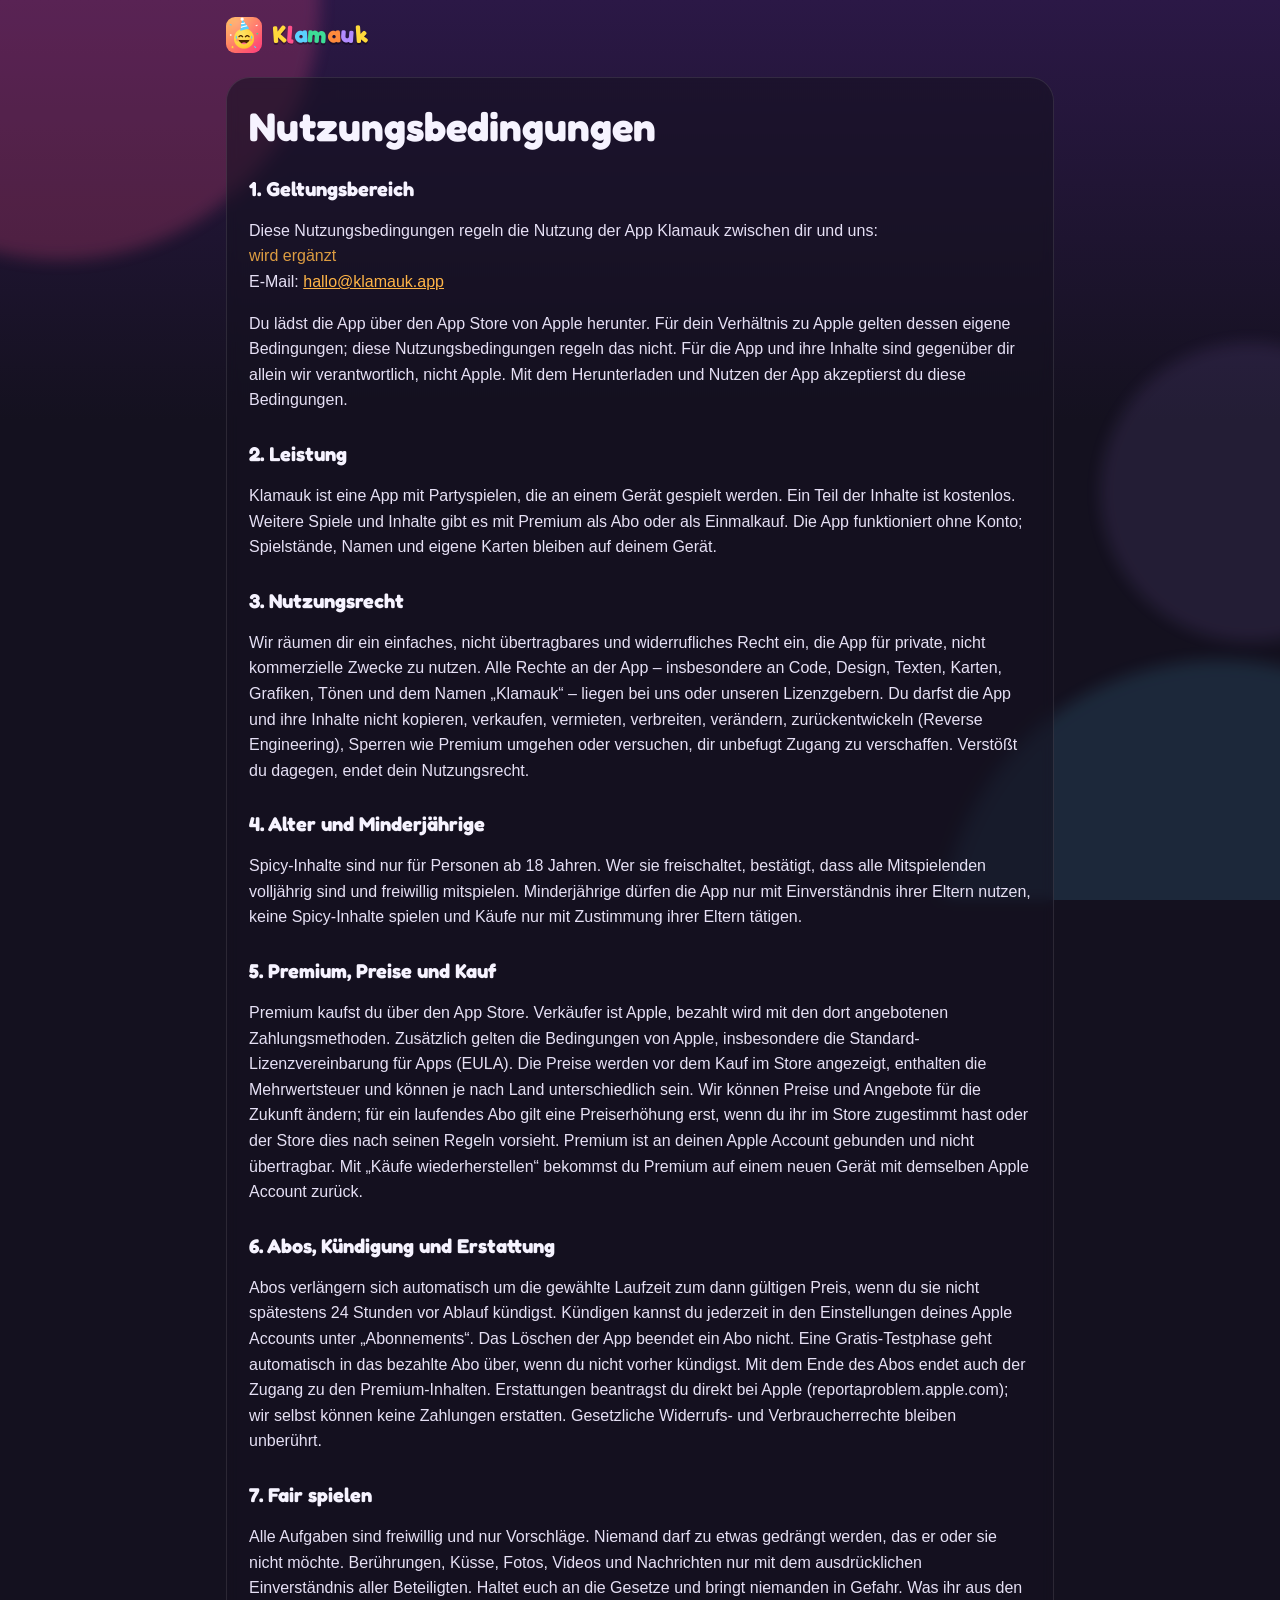
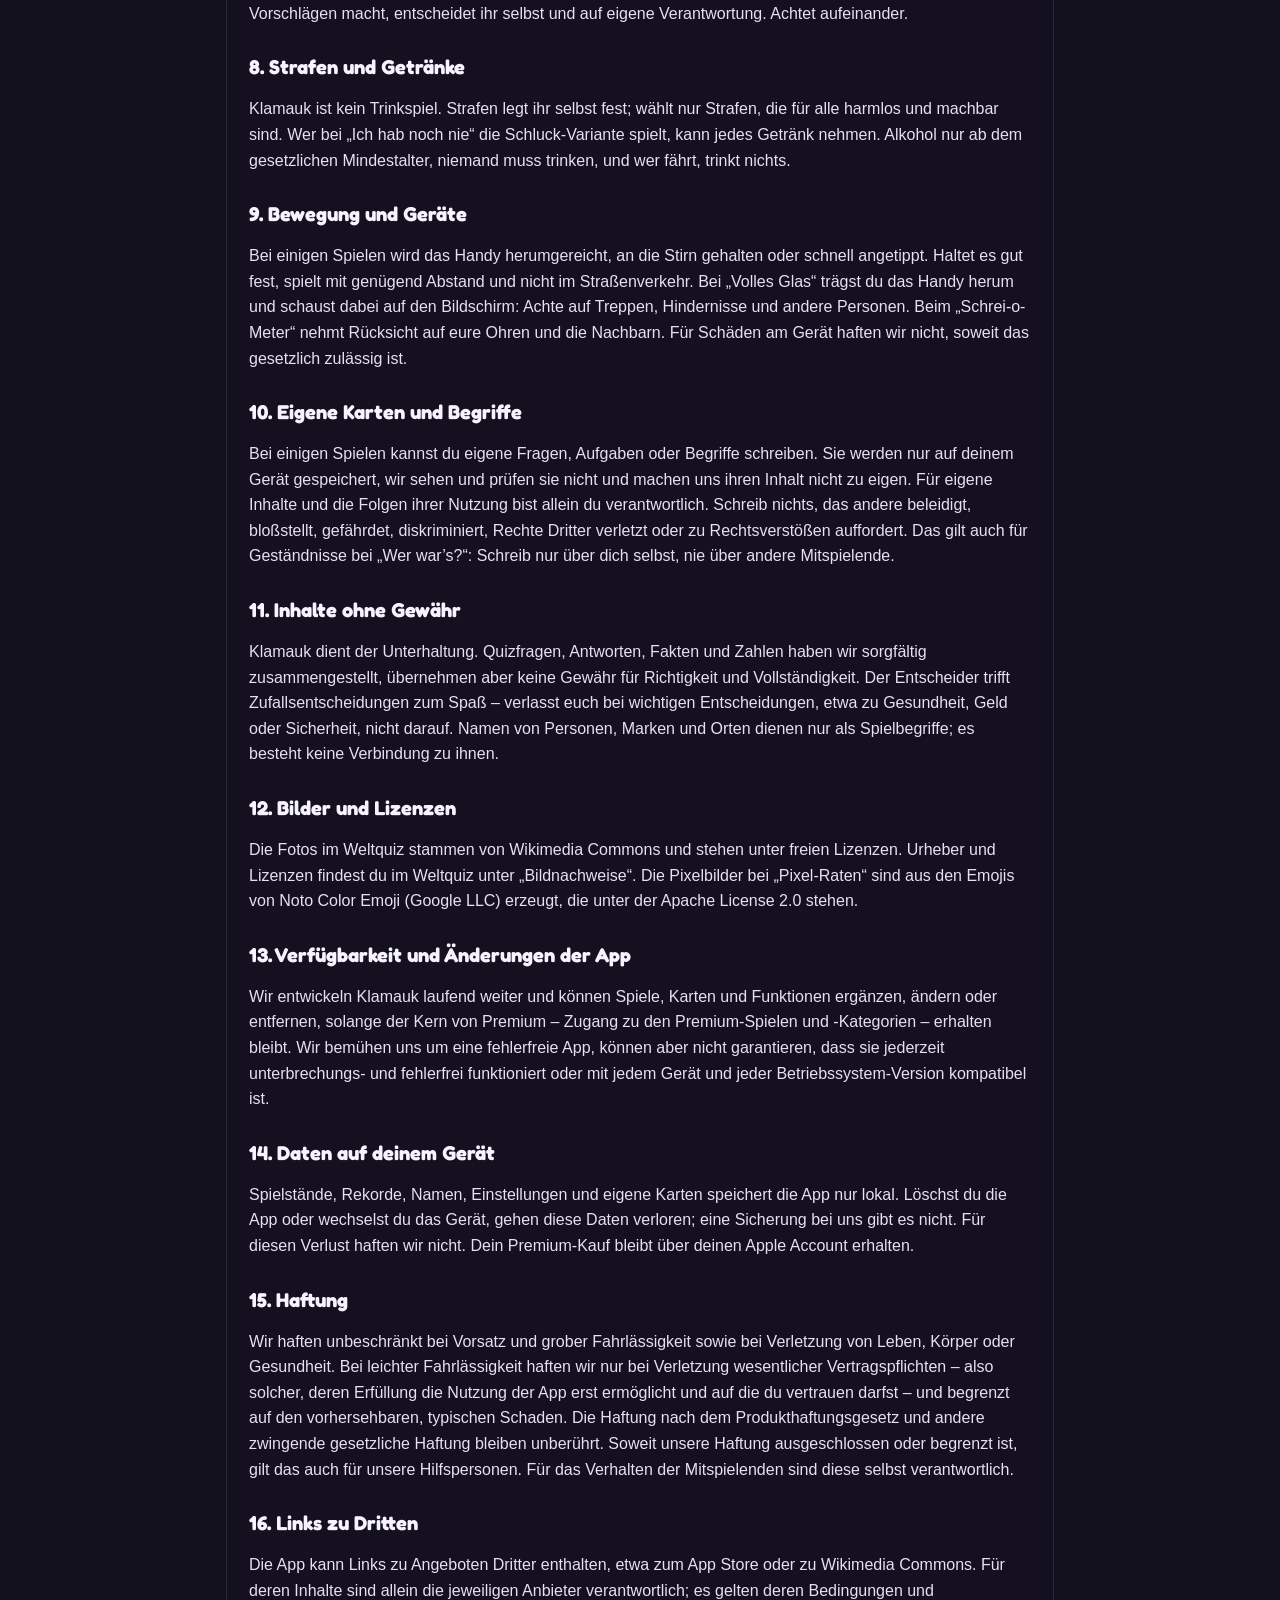
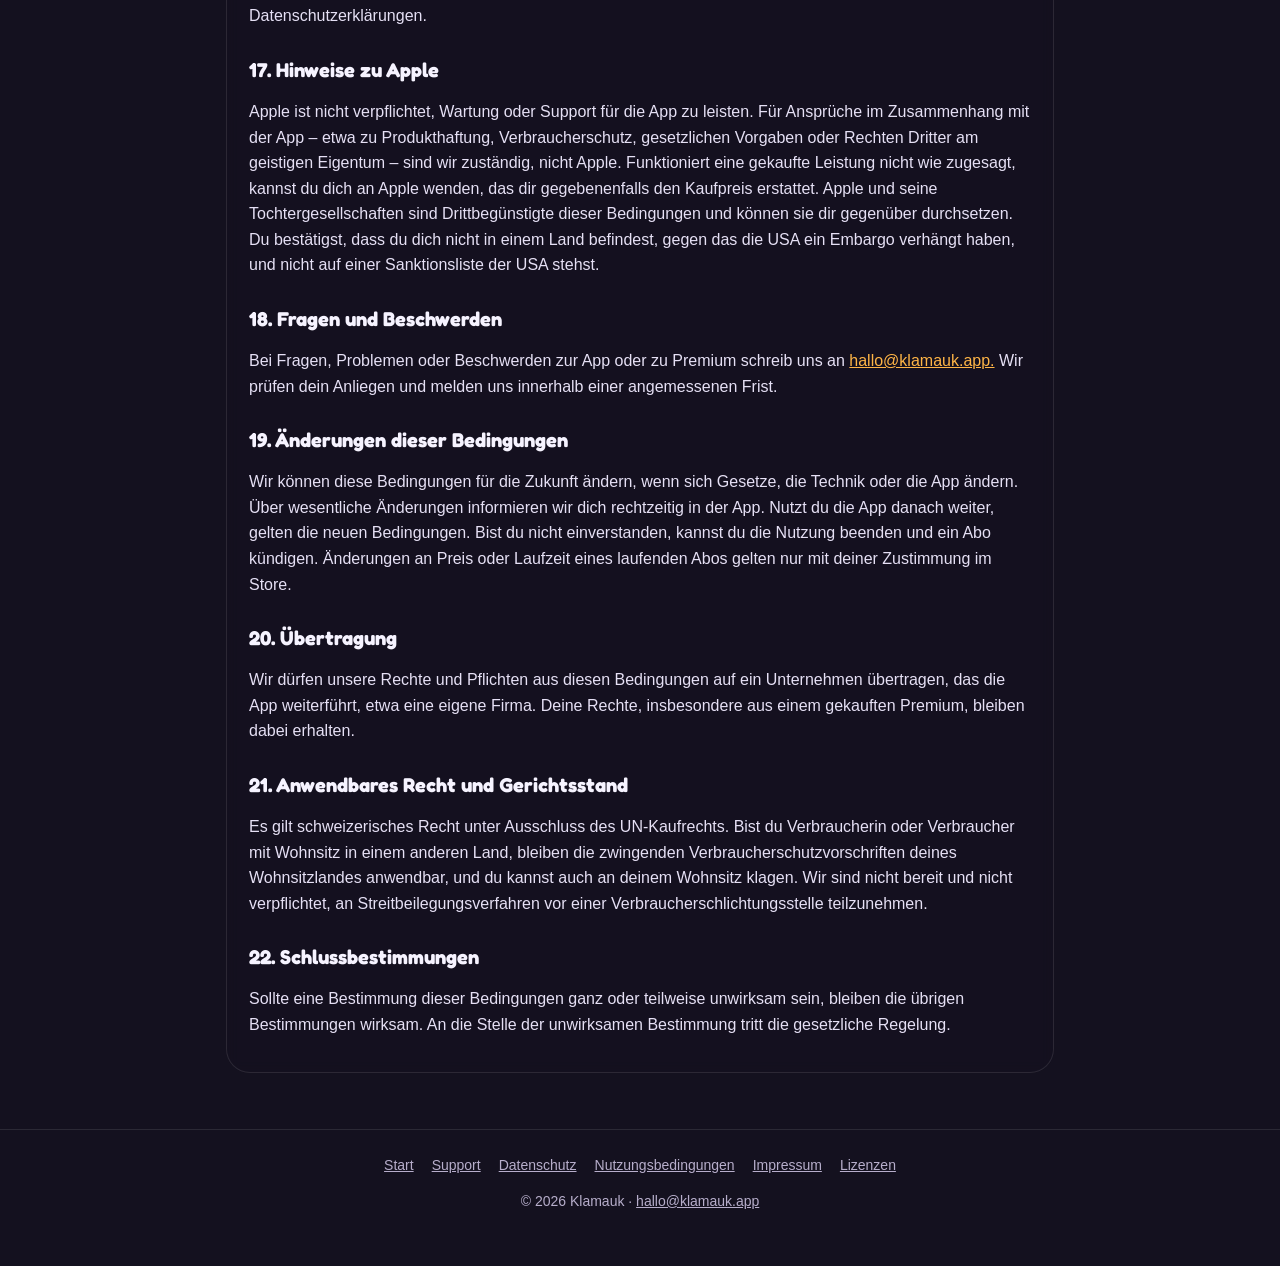
<file: nutzungsbedingungen/index.html>
<!doctype html>
<html lang="de">
<head>
<meta charset="utf-8">
<meta name="viewport" content="width=device-width, initial-scale=1">
<meta name="theme-color" content="#14111f">
<title>Nutzungsbedingungen – Klamauk</title>
<meta name="description" content="Nutzungsbedingungen der App Klamauk.">
<meta property="og:title" content="Nutzungsbedingungen – Klamauk">
<meta property="og:description" content="Nutzungsbedingungen der App Klamauk.">
<meta property="og:image" content="https://klamauk.app/icon.png">
<link rel="icon" href="/favicon.png">
<link rel="apple-touch-icon" href="/icon.png">
<link rel="stylesheet" href="/style.css?v=4db1775391">
</head>
<body class="sub">
<div class="glow" aria-hidden="true"><i class="g1"></i><i class="g2"></i><i class="g3"></i></div>
<header class="top"><a class="brand" href="/"><img src="/icon.png" alt="" width="36" height="36"><span class="wm small" aria-label="Klamauk"><span aria-hidden="true" style="color:#ffd93b;--r:-4deg;--d:0s">K</span><span aria-hidden="true" style="color:#ff4f8b;--r:4deg;--d:0.06s">l</span><span aria-hidden="true" style="color:#5ad1ff;--r:-4deg;--d:0.12s">a</span><span aria-hidden="true" style="color:#3ddc97;--r:4deg;--d:0.18s">m</span><span aria-hidden="true" style="color:#ff8a3c;--r:-4deg;--d:0.24s">a</span><span aria-hidden="true" style="color:#b28bff;--r:4deg;--d:0.3s">u</span><span aria-hidden="true" style="color:#ffd93b;--r:-4deg;--d:0.36s">k</span></span></a></header>
<main>
<article class="doc"><h1>Nutzungsbedingungen</h1>
<section><h2>1. Geltungsbereich</h2>
<p>Diese Nutzungsbedingungen regeln die Nutzung der App Klamauk zwischen dir und uns:<br><em class="todo">wird ergänzt</em><br>E-Mail: <a href="mailto:hallo@klamauk.app">hallo@klamauk.app</a></p>
<p>Du lädst die App über den App Store von Apple herunter. Für dein Verhältnis zu Apple gelten dessen eigene Bedingungen; diese Nutzungsbedingungen regeln das nicht. Für die App und ihre Inhalte sind gegenüber dir allein wir verantwortlich, nicht Apple. Mit dem Herunterladen und Nutzen der App akzeptierst du diese Bedingungen.</p></section>
<section><h2>2. Leistung</h2>
<p>Klamauk ist eine App mit Partyspielen, die an einem Gerät gespielt werden. Ein Teil der Inhalte ist kostenlos. Weitere Spiele und Inhalte gibt es mit Premium als Abo oder als Einmalkauf. Die App funktioniert ohne Konto; Spielstände, Namen und eigene Karten bleiben auf deinem Gerät.</p></section>
<section><h2>3. Nutzungsrecht</h2>
<p>Wir räumen dir ein einfaches, nicht übertragbares und widerrufliches Recht ein, die App für private, nicht kommerzielle Zwecke zu nutzen. Alle Rechte an der App – insbesondere an Code, Design, Texten, Karten, Grafiken, Tönen und dem Namen „Klamauk“ – liegen bei uns oder unseren Lizenzgebern. Du darfst die App und ihre Inhalte nicht kopieren, verkaufen, vermieten, verbreiten, verändern, zurückentwickeln (Reverse Engineering), Sperren wie Premium umgehen oder versuchen, dir unbefugt Zugang zu verschaffen. Verstößt du dagegen, endet dein Nutzungsrecht.</p></section>
<section><h2>4. Alter und Minderjährige</h2>
<p>Spicy-Inhalte sind nur für Personen ab 18 Jahren. Wer sie freischaltet, bestätigt, dass alle Mitspielenden volljährig sind und freiwillig mitspielen. Minderjährige dürfen die App nur mit Einverständnis ihrer Eltern nutzen, keine Spicy-Inhalte spielen und Käufe nur mit Zustimmung ihrer Eltern tätigen.</p></section>
<section><h2>5. Premium, Preise und Kauf</h2>
<p>Premium kaufst du über den App Store. Verkäufer ist Apple, bezahlt wird mit den dort angebotenen Zahlungsmethoden. Zusätzlich gelten die Bedingungen von Apple, insbesondere die Standard-Lizenzvereinbarung für Apps (EULA). Die Preise werden vor dem Kauf im Store angezeigt, enthalten die Mehrwertsteuer und können je nach Land unterschiedlich sein. Wir können Preise und Angebote für die Zukunft ändern; für ein laufendes Abo gilt eine Preiserhöhung erst, wenn du ihr im Store zugestimmt hast oder der Store dies nach seinen Regeln vorsieht. Premium ist an deinen Apple Account gebunden und nicht übertragbar. Mit „Käufe wiederherstellen“ bekommst du Premium auf einem neuen Gerät mit demselben Apple Account zurück.</p></section>
<section><h2>6. Abos, Kündigung und Erstattung</h2>
<p>Abos verlängern sich automatisch um die gewählte Laufzeit zum dann gültigen Preis, wenn du sie nicht spätestens 24 Stunden vor Ablauf kündigst. Kündigen kannst du jederzeit in den Einstellungen deines Apple Accounts unter „Abonnements“. Das Löschen der App beendet ein Abo nicht. Eine Gratis-Testphase geht automatisch in das bezahlte Abo über, wenn du nicht vorher kündigst. Mit dem Ende des Abos endet auch der Zugang zu den Premium-Inhalten. Erstattungen beantragst du direkt bei Apple (reportaproblem.apple.com); wir selbst können keine Zahlungen erstatten. Gesetzliche Widerrufs- und Verbraucherrechte bleiben unberührt.</p></section>
<section><h2>7. Fair spielen</h2>
<p>Alle Aufgaben sind freiwillig und nur Vorschläge. Niemand darf zu etwas gedrängt werden, das er oder sie nicht möchte. Berührungen, Küsse, Fotos, Videos und Nachrichten nur mit dem ausdrücklichen Einverständnis aller Beteiligten. Haltet euch an die Gesetze und bringt niemanden in Gefahr. Was ihr aus den Vorschlägen macht, entscheidet ihr selbst und auf eigene Verantwortung. Achtet aufeinander.</p></section>
<section><h2>8. Strafen und Getränke</h2>
<p>Klamauk ist kein Trinkspiel. Strafen legt ihr selbst fest; wählt nur Strafen, die für alle harmlos und machbar sind. Wer bei „Ich hab noch nie“ die Schluck-Variante spielt, kann jedes Getränk nehmen. Alkohol nur ab dem gesetzlichen Mindestalter, niemand muss trinken, und wer fährt, trinkt nichts.</p></section>
<section><h2>9. Bewegung und Geräte</h2>
<p>Bei einigen Spielen wird das Handy herumgereicht, an die Stirn gehalten oder schnell angetippt. Haltet es gut fest, spielt mit genügend Abstand und nicht im Straßenverkehr. Bei „Volles Glas“ trägst du das Handy herum und schaust dabei auf den Bildschirm: Achte auf Treppen, Hindernisse und andere Personen. Beim „Schrei-o-Meter“ nehmt Rücksicht auf eure Ohren und die Nachbarn. Für Schäden am Gerät haften wir nicht, soweit das gesetzlich zulässig ist.</p></section>
<section><h2>10. Eigene Karten und Begriffe</h2>
<p>Bei einigen Spielen kannst du eigene Fragen, Aufgaben oder Begriffe schreiben. Sie werden nur auf deinem Gerät gespeichert, wir sehen und prüfen sie nicht und machen uns ihren Inhalt nicht zu eigen. Für eigene Inhalte und die Folgen ihrer Nutzung bist allein du verantwortlich. Schreib nichts, das andere beleidigt, bloßstellt, gefährdet, diskriminiert, Rechte Dritter verletzt oder zu Rechtsverstößen auffordert. Das gilt auch für Geständnisse bei „Wer war’s?“: Schreib nur über dich selbst, nie über andere Mitspielende.</p></section>
<section><h2>11. Inhalte ohne Gewähr</h2>
<p>Klamauk dient der Unterhaltung. Quizfragen, Antworten, Fakten und Zahlen haben wir sorgfältig zusammengestellt, übernehmen aber keine Gewähr für Richtigkeit und Vollständigkeit. Der Entscheider trifft Zufallsentscheidungen zum Spaß – verlasst euch bei wichtigen Entscheidungen, etwa zu Gesundheit, Geld oder Sicherheit, nicht darauf. Namen von Personen, Marken und Orten dienen nur als Spielbegriffe; es besteht keine Verbindung zu ihnen.</p></section>
<section><h2>12. Bilder und Lizenzen</h2>
<p>Die Fotos im Weltquiz stammen von Wikimedia Commons und stehen unter freien Lizenzen. Urheber und Lizenzen findest du im Weltquiz unter „Bildnachweise“. Die Pixelbilder bei „Pixel-Raten“ sind aus den Emojis von Noto Color Emoji (Google LLC) erzeugt, die unter der Apache License 2.0 stehen.</p></section>
<section><h2>13. Verfügbarkeit und Änderungen der App</h2>
<p>Wir entwickeln Klamauk laufend weiter und können Spiele, Karten und Funktionen ergänzen, ändern oder entfernen, solange der Kern von Premium – Zugang zu den Premium-Spielen und -Kategorien – erhalten bleibt. Wir bemühen uns um eine fehlerfreie App, können aber nicht garantieren, dass sie jederzeit unterbrechungs- und fehlerfrei funktioniert oder mit jedem Gerät und jeder Betriebssystem-Version kompatibel ist.</p></section>
<section><h2>14. Daten auf deinem Gerät</h2>
<p>Spielstände, Rekorde, Namen, Einstellungen und eigene Karten speichert die App nur lokal. Löschst du die App oder wechselst du das Gerät, gehen diese Daten verloren; eine Sicherung bei uns gibt es nicht. Für diesen Verlust haften wir nicht. Dein Premium-Kauf bleibt über deinen Apple Account erhalten.</p></section>
<section><h2>15. Haftung</h2>
<p>Wir haften unbeschränkt bei Vorsatz und grober Fahrlässigkeit sowie bei Verletzung von Leben, Körper oder Gesundheit. Bei leichter Fahrlässigkeit haften wir nur bei Verletzung wesentlicher Vertragspflichten – also solcher, deren Erfüllung die Nutzung der App erst ermöglicht und auf die du vertrauen darfst – und begrenzt auf den vorhersehbaren, typischen Schaden. Die Haftung nach dem Produkthaftungsgesetz und andere zwingende gesetzliche Haftung bleiben unberührt. Soweit unsere Haftung ausgeschlossen oder begrenzt ist, gilt das auch für unsere Hilfspersonen. Für das Verhalten der Mitspielenden sind diese selbst verantwortlich.</p></section>
<section><h2>16. Links zu Dritten</h2>
<p>Die App kann Links zu Angeboten Dritter enthalten, etwa zum App Store oder zu Wikimedia Commons. Für deren Inhalte sind allein die jeweiligen Anbieter verantwortlich; es gelten deren Bedingungen und Datenschutzerklärungen.</p></section>
<section><h2>17. Hinweise zu Apple</h2>
<p>Apple ist nicht verpflichtet, Wartung oder Support für die App zu leisten. Für Ansprüche im Zusammenhang mit der App – etwa zu Produkthaftung, Verbraucherschutz, gesetzlichen Vorgaben oder Rechten Dritter am geistigen Eigentum – sind wir zuständig, nicht Apple. Funktioniert eine gekaufte Leistung nicht wie zugesagt, kannst du dich an Apple wenden, das dir gegebenenfalls den Kaufpreis erstattet. Apple und seine Tochtergesellschaften sind Drittbegünstigte dieser Bedingungen und können sie dir gegenüber durchsetzen. Du bestätigst, dass du dich nicht in einem Land befindest, gegen das die USA ein Embargo verhängt haben, und nicht auf einer Sanktionsliste der USA stehst.</p></section>
<section><h2>18. Fragen und Beschwerden</h2>
<p>Bei Fragen, Problemen oder Beschwerden zur App oder zu Premium schreib uns an <a href="mailto:hallo@klamauk.app.">hallo@klamauk.app.</a> Wir prüfen dein Anliegen und melden uns innerhalb einer angemessenen Frist.</p></section>
<section><h2>19. Änderungen dieser Bedingungen</h2>
<p>Wir können diese Bedingungen für die Zukunft ändern, wenn sich Gesetze, die Technik oder die App ändern. Über wesentliche Änderungen informieren wir dich rechtzeitig in der App. Nutzt du die App danach weiter, gelten die neuen Bedingungen. Bist du nicht einverstanden, kannst du die Nutzung beenden und ein Abo kündigen. Änderungen an Preis oder Laufzeit eines laufenden Abos gelten nur mit deiner Zustimmung im Store.</p></section>
<section><h2>20. Übertragung</h2>
<p>Wir dürfen unsere Rechte und Pflichten aus diesen Bedingungen auf ein Unternehmen übertragen, das die App weiterführt, etwa eine eigene Firma. Deine Rechte, insbesondere aus einem gekauften Premium, bleiben dabei erhalten.</p></section>
<section><h2>21. Anwendbares Recht und Gerichtsstand</h2>
<p>Es gilt schweizerisches Recht unter Ausschluss des UN-Kaufrechts. Bist du Verbraucherin oder Verbraucher mit Wohnsitz in einem anderen Land, bleiben die zwingenden Verbraucherschutzvorschriften deines Wohnsitzlandes anwendbar, und du kannst auch an deinem Wohnsitz klagen. Wir sind nicht bereit und nicht verpflichtet, an Streitbeilegungsverfahren vor einer Verbraucherschlichtungsstelle teilzunehmen.</p></section>
<section><h2>22. Schlussbestimmungen</h2>
<p>Sollte eine Bestimmung dieser Bedingungen ganz oder teilweise unwirksam sein, bleiben die übrigen Bestimmungen wirksam. An die Stelle der unwirksamen Bestimmung tritt die gesetzliche Regelung.</p></section></article>
</main>
<footer>
<nav><a href="/">Start</a><a href="/support/">Support</a><a href="/datenschutz/">Datenschutz</a><a href="/nutzungsbedingungen/">Nutzungsbedingungen</a><a href="/impressum/">Impressum</a><a href="/lizenzen/">Lizenzen</a></nav>
<p>© 2026 Klamauk · <a href="mailto:hallo@klamauk.app">hallo@klamauk.app</a></p>
</footer>
<script>
document.documentElement.classList.add('js');
const io = new IntersectionObserver((es) => es.forEach((e) => { if (e.isIntersecting) { e.target.classList.add('in'); io.unobserve(e.target); } }), { threshold: 0.12 });
document.querySelectorAll('.reveal').forEach((el) => io.observe(el));
</script>
</body>
</html>
</file>
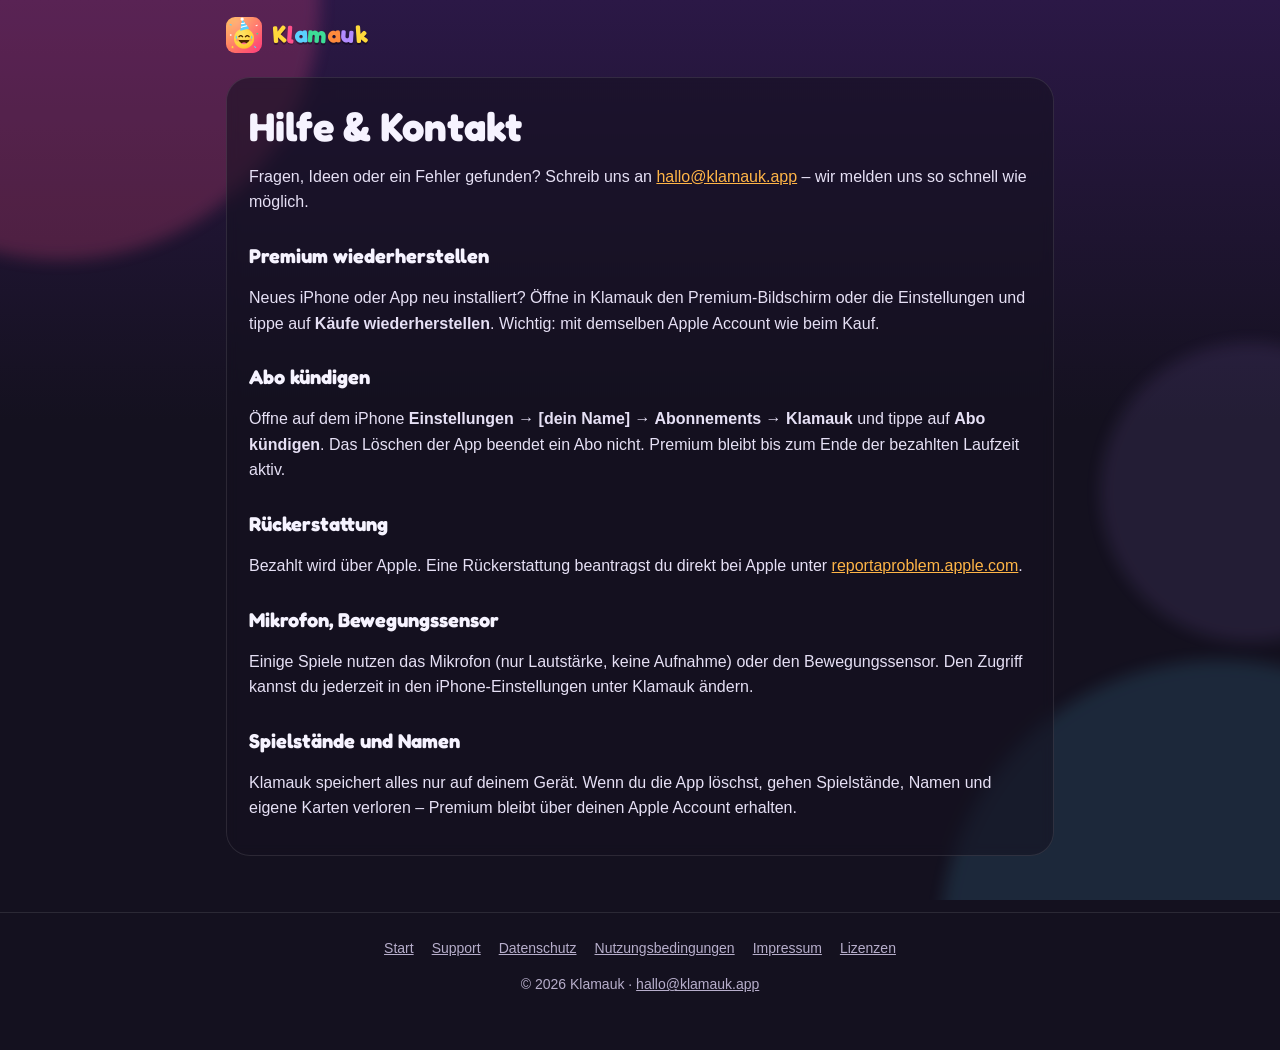
<file: support/index.html>
<!doctype html>
<html lang="de">
<head>
<meta charset="utf-8">
<meta name="viewport" content="width=device-width, initial-scale=1">
<meta name="theme-color" content="#14111f">
<title>Support – Klamauk</title>
<meta name="description" content="Hilfe und Kontakt zur App Klamauk.">
<meta property="og:title" content="Support – Klamauk">
<meta property="og:description" content="Hilfe und Kontakt zur App Klamauk.">
<meta property="og:image" content="https://klamauk.app/icon.png">
<link rel="icon" href="/favicon.png">
<link rel="apple-touch-icon" href="/icon.png">
<link rel="stylesheet" href="/style.css?v=4db1775391">
</head>
<body class="sub">
<div class="glow" aria-hidden="true"><i class="g1"></i><i class="g2"></i><i class="g3"></i></div>
<header class="top"><a class="brand" href="/"><img src="/icon.png" alt="" width="36" height="36"><span class="wm small" aria-label="Klamauk"><span aria-hidden="true" style="color:#ffd93b;--r:-4deg;--d:0s">K</span><span aria-hidden="true" style="color:#ff4f8b;--r:4deg;--d:0.06s">l</span><span aria-hidden="true" style="color:#5ad1ff;--r:-4deg;--d:0.12s">a</span><span aria-hidden="true" style="color:#3ddc97;--r:4deg;--d:0.18s">m</span><span aria-hidden="true" style="color:#ff8a3c;--r:-4deg;--d:0.24s">a</span><span aria-hidden="true" style="color:#b28bff;--r:4deg;--d:0.3s">u</span><span aria-hidden="true" style="color:#ffd93b;--r:-4deg;--d:0.36s">k</span></span></a></header>
<main>
<article class="doc">
<h1>Hilfe & Kontakt</h1>
<p>Fragen, Ideen oder ein Fehler gefunden? Schreib uns an <a href="mailto:hallo@klamauk.app">hallo@klamauk.app</a> – wir melden uns so schnell wie möglich.</p>
<section><h2>Premium wiederherstellen</h2><p>Neues iPhone oder App neu installiert? Öffne in Klamauk den Premium-Bildschirm oder die Einstellungen und tippe auf <b>Käufe wiederherstellen</b>. Wichtig: mit demselben Apple Account wie beim Kauf.</p></section>
<section><h2>Abo kündigen</h2><p>Öffne auf dem iPhone <b>Einstellungen → [dein Name] → Abonnements → Klamauk</b> und tippe auf <b>Abo kündigen</b>. Das Löschen der App beendet ein Abo nicht. Premium bleibt bis zum Ende der bezahlten Laufzeit aktiv.</p></section>
<section><h2>Rückerstattung</h2><p>Bezahlt wird über Apple. Eine Rückerstattung beantragst du direkt bei Apple unter <a href="https://reportaproblem.apple.com">reportaproblem.apple.com</a>.</p></section>
<section><h2>Mikrofon, Bewegungssensor</h2><p>Einige Spiele nutzen das Mikrofon (nur Lautstärke, keine Aufnahme) oder den Bewegungssensor. Den Zugriff kannst du jederzeit in den iPhone-Einstellungen unter Klamauk ändern.</p></section>
<section><h2>Spielstände und Namen</h2><p>Klamauk speichert alles nur auf deinem Gerät. Wenn du die App löschst, gehen Spielstände, Namen und eigene Karten verloren – Premium bleibt über deinen Apple Account erhalten.</p></section>
</article>
</main>
<footer>
<nav><a href="/">Start</a><a href="/support/">Support</a><a href="/datenschutz/">Datenschutz</a><a href="/nutzungsbedingungen/">Nutzungsbedingungen</a><a href="/impressum/">Impressum</a><a href="/lizenzen/">Lizenzen</a></nav>
<p>© 2026 Klamauk · <a href="mailto:hallo@klamauk.app">hallo@klamauk.app</a></p>
</footer>
<script>
document.documentElement.classList.add('js');
const io = new IntersectionObserver((es) => es.forEach((e) => { if (e.isIntersecting) { e.target.classList.add('in'); io.unobserve(e.target); } }), { threshold: 0.12 });
document.querySelectorAll('.reveal').forEach((el) => io.observe(el));
</script>
</body>
</html>
</file>
<file: style.css>
@font-face{font-family:Fredoka;src:url(/fredoka.ttf) format("truetype");font-weight:700;font-display:swap}
:root{--bg:#14111f;--surface:rgba(255,255,255,.055);--text:#f6f3ff;--muted:#b7aecb;--pink:#ff4f8b;--blue:#5ad1ff;--orange:#ffb547;--line:rgba(255,255,255,.1)}
*{box-sizing:border-box}html{-webkit-text-size-adjust:100%;background:var(--bg) linear-gradient(180deg,#2b1846 0,var(--bg) 420px) no-repeat}
body{margin:0;min-height:100vh;color:var(--text);font:16px/1.6 -apple-system,BlinkMacSystemFont,"Segoe UI",Roboto,Helvetica,Arial,sans-serif;overflow-x:hidden}
a{color:var(--orange)}main{position:relative;max-width:860px;margin:0 auto;padding:0 16px 56px}
/* Glowing circles, like the app's background. */
.glow{position:fixed;inset:0;pointer-events:none;z-index:-1;overflow:hidden}
.glow i{position:absolute;border-radius:50%;filter:blur(8px)}
.g1{width:520px;height:520px;background:var(--pink);opacity:.22;top:-260px;left:-200px;animation:drift1 18s ease-in-out infinite alternate}
.g2{width:560px;height:560px;background:var(--blue);opacity:.12;bottom:-320px;right:-220px;animation:drift2 22s ease-in-out infinite alternate}
.g3{width:300px;height:300px;background:#b28bff;opacity:.10;top:38%;right:-120px;animation:drift1 26s ease-in-out infinite alternate-reverse}
@keyframes drift1{to{transform:translate(60px,40px) scale(1.08)}}@keyframes drift2{to{transform:translate(-50px,-60px) scale(1.06)}}
.top{position:relative;max-width:860px;margin:0 auto;padding:16px}.brand{display:inline-flex;align-items:center;gap:10px;text-decoration:none}.brand img{border-radius:9px}
.wm{display:inline-flex;align-items:flex-end;font-family:Fredoka,sans-serif;font-weight:700;letter-spacing:.5px}
.wm span{display:inline-block;transform:rotate(var(--r));text-shadow:0 .06em .02em rgba(0,0,0,.35)}
.wm.small{font-size:24px}.wm.big{font-size:clamp(56px,13vw,96px);line-height:1}
.home .wm.big span{animation:hop .7s cubic-bezier(.3,1.6,.5,1) both;animation-delay:calc(.35s + var(--d))}
@keyframes hop{from{opacity:0;transform:translateY(30px) rotate(var(--r))}to{opacity:1;transform:rotate(var(--r))}}
/* Hero with floating cards. */
.hero{text-align:center;padding:8px 0 20px}
.stage{position:relative;height:200px;margin:0 auto 6px;max-width:460px}
.fcard{position:absolute;left:50%;top:10px;width:96px;height:132px;margin-left:calc(-48px + (var(--i) - 1.5) * 92px);border-radius:20px;border:1px solid rgba(255,255,255,.25);box-shadow:0 14px 30px rgba(0,0,0,.45);display:flex;flex-direction:column;align-items:center;justify-content:center;gap:8px;transform:translateY(var(--y)) rotate(var(--r));animation:enter .8s cubic-bezier(.2,1.2,.4,1) both,bob 3.4s ease-in-out infinite alternate;animation-delay:calc(var(--i) * .08s),calc(.8s + var(--i) * .4s)}
.fcard span{font-size:36px}.fcard b{font-size:12.5px;font-weight:800}
@keyframes enter{from{opacity:0;transform:translateY(160px) rotate(var(--r))}}
@keyframes bob{to{transform:translateY(calc(var(--y) - 12px)) rotate(calc(var(--r) * 1.15))}}
.confetti{position:absolute;width:10px;height:22px;border-radius:5px;opacity:.85;animation:float 6s ease-in-out infinite alternate}
.c1{background:#5ad1ff;left:2%;top:20px;transform:rotate(30deg)}.c2{background:#ffd93b;right:4%;top:6px;width:12px;height:12px;animation-delay:-2s}
.c3{background:#3ddc97;left:8%;bottom:6px;width:12px;height:12px;animation-delay:-4s}.c4{background:#ff4f8b;right:1%;bottom:30px;transform:rotate(-40deg);animation-delay:-1s}
.c5{background:#fff;left:46%;top:-4px;width:9px;height:9px;animation-delay:-3s}.c6{background:#ff8a3c;left:28%;bottom:-6px;transform:rotate(60deg);animation-delay:-5s}
@keyframes float{to{translate:0 -16px;rotate:25deg}}
.eyebrow{margin:0;color:var(--blue);font-size:13px;font-weight:800;letter-spacing:2px}
.title{margin:4px 0 6px}
.headline{font:700 clamp(28px,6vw,44px)/1.15 Fredoka,sans-serif;margin:8px 0 12px}.accent{color:var(--pink)}
.lead{font-size:18px;color:var(--muted);max-width:620px;margin:0 auto}
.soon{display:inline-flex;align-items:center;gap:10px;margin-top:24px;padding:13px 24px;border-radius:999px;background:linear-gradient(135deg,#ff4f8b,#ff7a59);font-weight:800;box-shadow:0 10px 30px rgba(255,79,139,.4);animation:glowpulse 2.6s ease-in-out infinite}
.pulse{width:9px;height:9px;border-radius:50%;background:#fff;box-shadow:0 0 0 0 rgba(255,255,255,.7);animation:ping 1.8s ease-out infinite}
@keyframes ping{to{box-shadow:0 0 0 12px rgba(255,255,255,0)}}@keyframes glowpulse{50%{box-shadow:0 10px 44px rgba(255,79,139,.65)}}
.stats{display:grid;grid-template-columns:repeat(3,1fr);gap:10px;margin:36px 0 8px}
.stats div{background:var(--surface);border:1px solid var(--line);border-radius:18px;padding:14px 8px;text-align:center}
.stats b{display:block;font:700 30px/1.1 Fredoka,sans-serif;background:linear-gradient(135deg,#ffd93b,#ff4f8b);-webkit-background-clip:text;background-clip:text;color:transparent}
.stats span{color:var(--muted);font-size:14px}
.cards{display:grid;grid-template-columns:repeat(auto-fit,minmax(250px,1fr));gap:12px;margin-top:18px}
.card{display:flex;gap:14px;align-items:center;background:var(--surface);border:1px solid var(--line);border-radius:20px;padding:14px;transition:transform .25s,border-color .25s,background .25s}
.card:hover{transform:translateY(-4px);border-color:rgba(255,255,255,.25);background:rgba(255,255,255,.08)}
.tile{flex:none;width:54px;height:54px;border-radius:16px;display:flex;align-items:center;justify-content:center;font-size:28px;border:1px solid rgba(255,255,255,.25);box-shadow:0 8px 18px rgba(0,0,0,.35)}
h1{font:700 clamp(30px,7vw,48px)/1.1 Fredoka,sans-serif;margin:18px 0 12px}
.doc{background:rgba(20,17,31,.55);border:1px solid var(--line);border-radius:24px;padding:8px 22px 18px;backdrop-filter:blur(6px);-webkit-backdrop-filter:blur(6px)}
.doc h1{font-size:clamp(28px,6vw,40px)}
h2{font:700 20px/1.3 Fredoka,sans-serif;margin:28px 0 6px}h3{margin:0 0 2px;font:700 18px Fredoka,sans-serif}
.card p{margin:0;color:var(--muted);font-size:14.5px;line-height:1.45}
.facts{text-align:center;color:var(--muted);margin-top:30px}.facts p{margin:6px 0}
.doc p{color:#e6e0f5;overflow-wrap:anywhere}.doc a{word-break:break-all}.muted{color:var(--muted)}.todo{color:var(--orange);font-style:normal;opacity:.85}
footer{position:relative;border-top:1px solid var(--line);color:var(--muted);text-align:center;padding:24px 16px 40px;font-size:14px}
footer nav{display:flex;flex-wrap:wrap;justify-content:center;gap:8px 18px;margin-bottom:8px}footer a{color:var(--muted)}
/* Scroll reveal (only with JavaScript). */
.js .reveal{opacity:0;transform:translateY(24px);transition:opacity .6s ease,transform .6s cubic-bezier(.2,1,.3,1);transition-delay:calc(var(--i,0) * .07s)}
.js .reveal.in{opacity:1;transform:none}
@media (max-width:440px){.stage{height:170px}.fcard{width:78px;height:108px;margin-left:calc(-39px + (var(--i) - 1.5) * 74px);border-radius:16px}.fcard span{font-size:30px}.fcard b{font-size:11px}}
@media (prefers-reduced-motion:reduce){*,*::before,*::after{animation:none!important;transition:none!important}.js .reveal{opacity:1;transform:none}}
</file>
